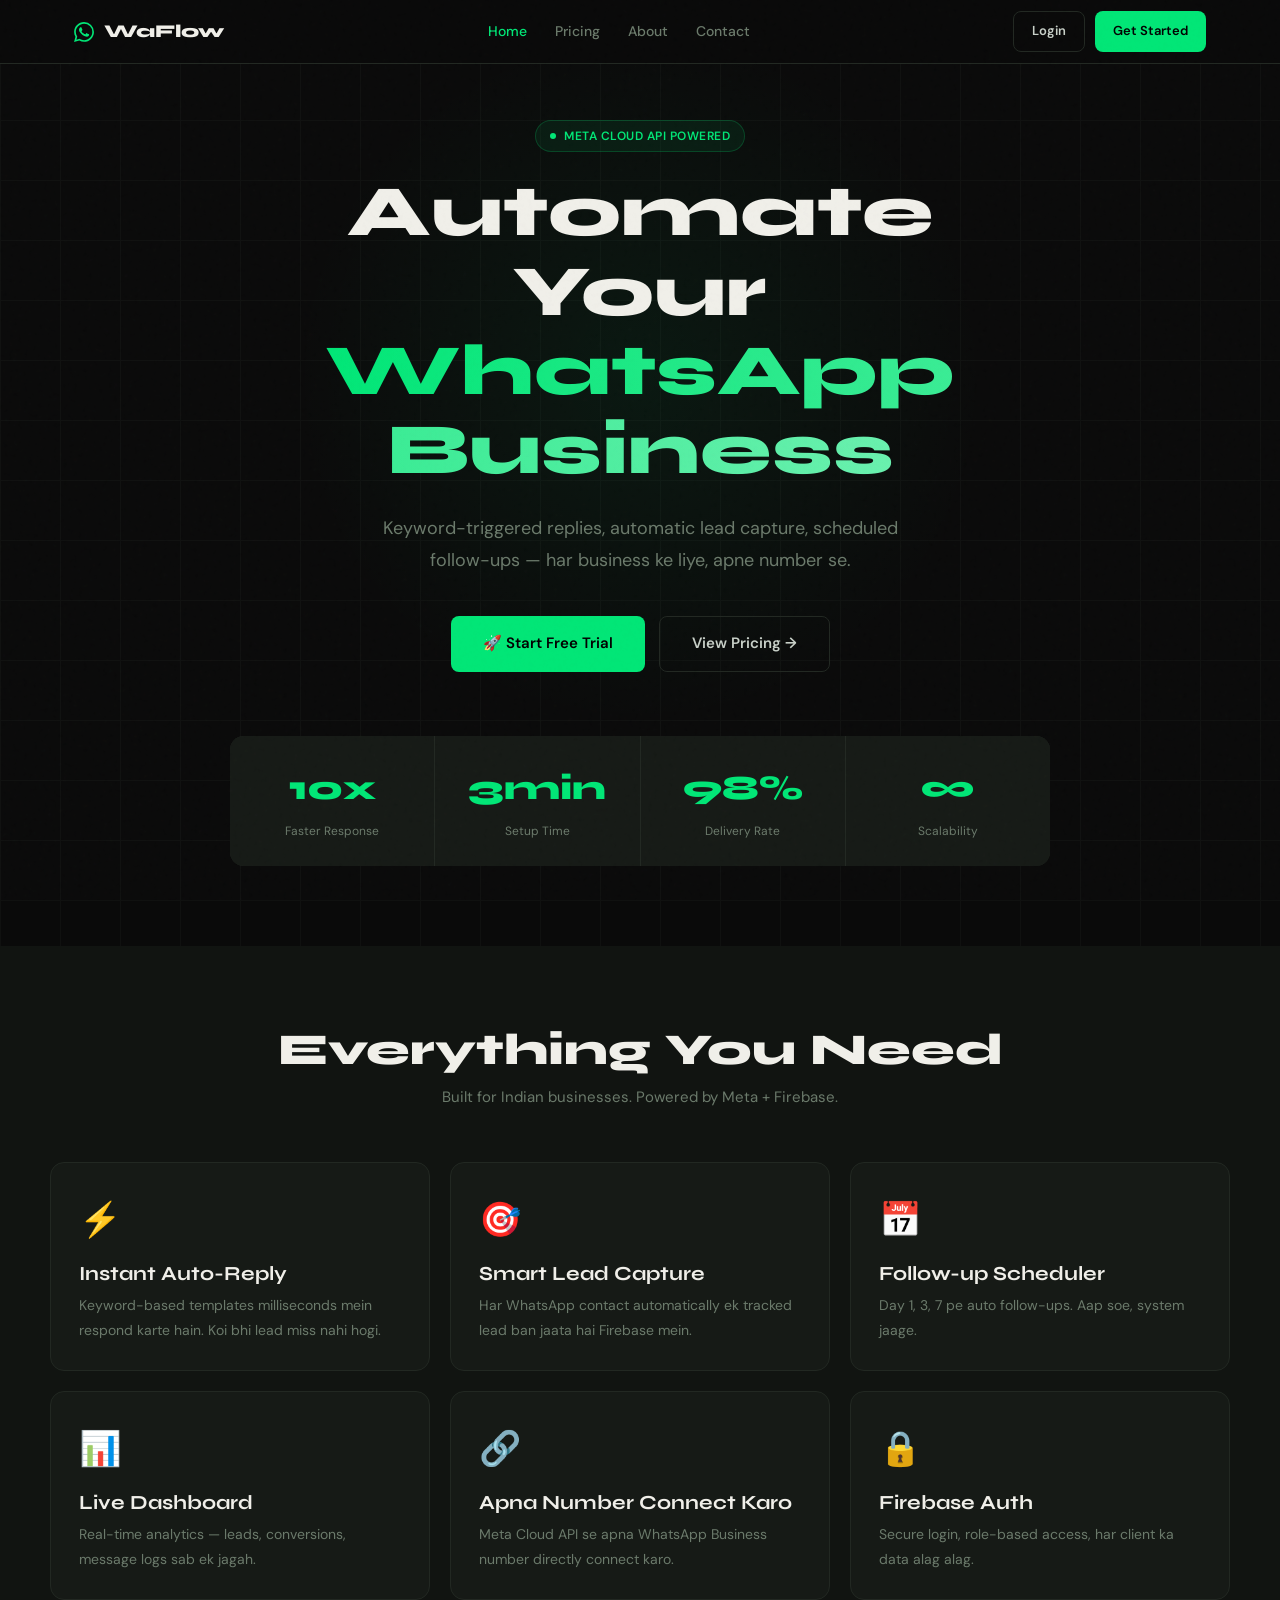
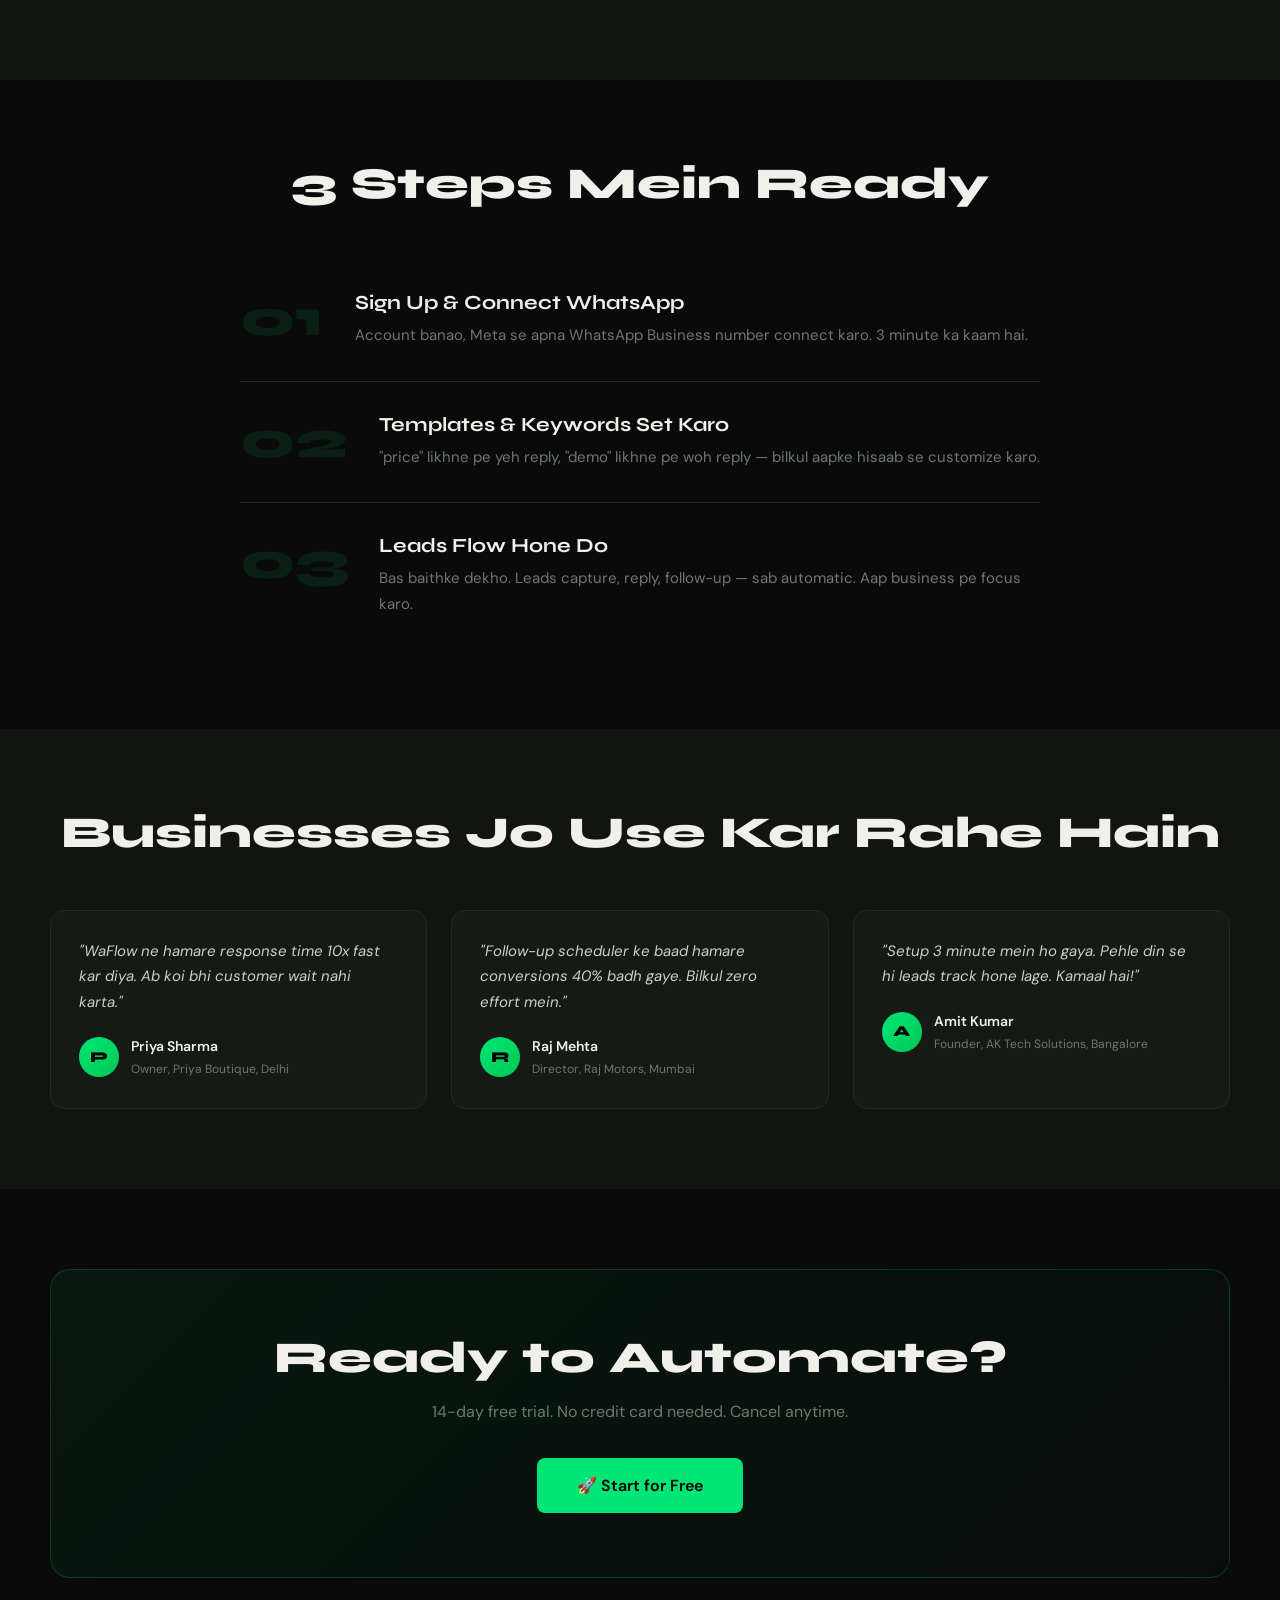
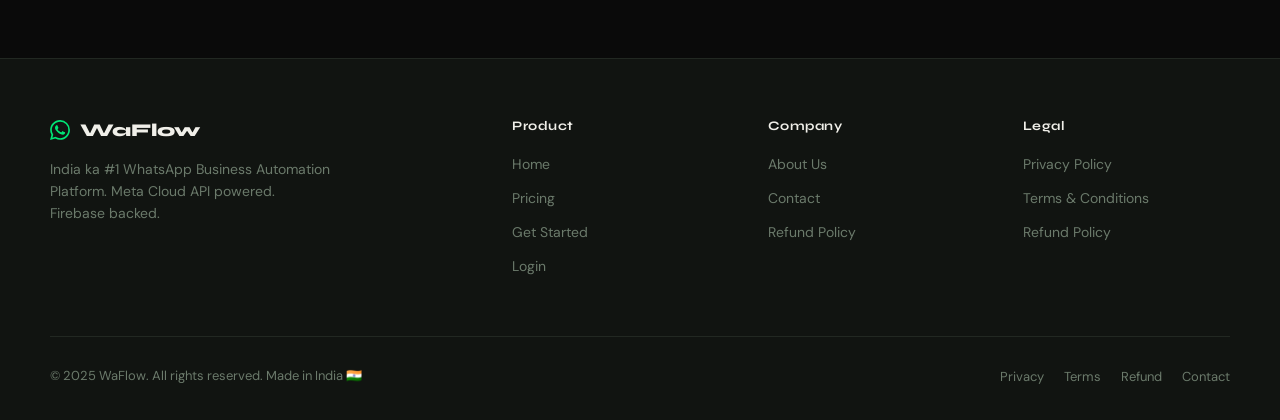
<file: index.html>
<!DOCTYPE html>
<html lang="en">
<head>
  <meta charset="UTF-8" />
  <meta name="viewport" content="width=device-width, initial-scale=1.0"/>
  <title>WaFlow — WhatsApp Business Automation Platform</title>
  <meta name="description" content="India ka #1 WhatsApp Business Automation. Keyword-based auto-replies, lead capture, follow-up scheduler. Powered by Meta Cloud API."/>
  <link rel="stylesheet" href="style.css"/>
  <style>
    /* Hero */
    .hero {
      min-height: 100vh; display:flex; align-items:center; justify-content:center;
      position:relative; overflow:hidden; padding:120px 24px 80px; text-align:center;
    }
    .hero-content { max-width:820px; position:relative; z-index:1; }
    .hero h1 { margin-bottom:24px; }
    .hero h1 span {
      background: linear-gradient(90deg,#00e676,#69f0ae);
      -webkit-background-clip:text; -webkit-text-fill-color:transparent;
    }
    .hero p { font-size:18px; color:var(--muted); max-width:560px; margin:0 auto 40px; }
    .hero-btns { display:flex; gap:14px; justify-content:center; flex-wrap:wrap; margin-bottom:64px; }
    .hero-stats {
      display:grid; grid-template-columns:repeat(4,1fr); gap:1px;
      background:var(--border); border-radius:14px; overflow:hidden;
    }
    .hero-stat { background:var(--card); padding:24px 16px; text-align:center; }
    .hero-stat .val { font-family:var(--font-d); font-size:34px; font-weight:800; color:var(--green); }
    .hero-stat .lbl { font-size:12px; color:var(--muted); margin-top:4px; }

    /* Features */
    .features-grid { display:grid; grid-template-columns:repeat(auto-fill,minmax(300px,1fr)); gap:20px; }
    .feat-card { cursor:default; }
    .feat-icon { font-size:34px; margin-bottom:14px; }
    .feat-card h3 { margin-bottom:8px; }
    .feat-card p  { color:var(--muted); font-size:14px; }

    /* How */
    .how-step { display:flex; gap:32px; padding:32px 0; border-bottom:1px solid var(--border); }
    .how-step:last-child { border-bottom:none; }
    .how-num { font-family:var(--font-d); font-size:52px; font-weight:800; color:#00e67618; line-height:1; min-width:72px; }
    .how-text h3 { margin-bottom:8px; }
    .how-text p  { color:var(--muted); font-size:15px; }

    /* Testimonials */
    .testi-card blockquote { font-size:15px; color:var(--text); line-height:1.7; margin-bottom:20px; font-style:italic; }
    .testi-author { display:flex; align-items:center; gap:12px; }
    .testi-avatar {
      width:40px; height:40px; border-radius:50%;
      background:linear-gradient(135deg,#00e676,#00c853);
      display:flex; align-items:center; justify-content:center;
      font-family:var(--font-d); font-weight:800; color:#000; font-size:15px;
    }
    .testi-name { font-weight:600; color:var(--white); font-size:14px; }
    .testi-role { font-size:12px; color:var(--muted); }

    /* CTA */
    .cta-box {
      background:linear-gradient(135deg,#00e67610,#00e67604);
      border:1px solid #00e67630; border-radius:20px;
      padding:64px 40px; text-align:center;
    }
    .cta-box h2 { margin-bottom:16px; }
    .cta-box p  { color:var(--muted); margin-bottom:32px; font-size:16px; }
  </style>
</head>
<body>
<script src="shared.js"></script>
<script>injectNav('Home');</script>

<!-- ── HERO ── -->
<section class="hero">
  <div class="hero-bg"></div>
  <div class="hero-glow"></div>
  <div class="hero-content fade-up">
    <div class="section-label"><span class="dot"></span> Meta Cloud API Powered</div>
    <h1>Automate Your<br><span>WhatsApp Business</span></h1>
    <p>Keyword-triggered replies, automatic lead capture, scheduled follow-ups — har business ke liye, apne number se.</p>
    <div class="hero-btns">
      <a href="signup.html" class="btn btn-primary" style="padding:14px 32px;font-size:15px;animation:glow 3s ease infinite">
        🚀 Start Free Trial
      </a>
      <a href="pricing.html" class="btn btn-ghost" style="padding:14px 32px;font-size:15px">
        View Pricing →
      </a>
    </div>
    <div class="hero-stats">
      <div class="hero-stat"><div class="val">10x</div><div class="lbl">Faster Response</div></div>
      <div class="hero-stat"><div class="val">3min</div><div class="lbl">Setup Time</div></div>
      <div class="hero-stat"><div class="val">98%</div><div class="lbl">Delivery Rate</div></div>
      <div class="hero-stat"><div class="val">∞</div><div class="lbl">Scalability</div></div>
    </div>
  </div>
</section>

<!-- ── FEATURES ── -->
<section class="section" style="background:var(--dark)">
  <div class="section-inner">
    <div style="text-align:center;margin-bottom:52px">
      <h2>Everything You Need</h2>
      <p style="color:var(--muted);margin-top:10px">Built for Indian businesses. Powered by Meta + Firebase.</p>
    </div>
    <div class="features-grid">
      <div class="card feat-card">
        <div class="feat-icon">⚡</div>
        <h3>Instant Auto-Reply</h3>
        <p>Keyword-based templates milliseconds mein respond karte hain. Koi bhi lead miss nahi hogi.</p>
      </div>
      <div class="card feat-card">
        <div class="feat-icon">🎯</div>
        <h3>Smart Lead Capture</h3>
        <p>Har WhatsApp contact automatically ek tracked lead ban jaata hai Firebase mein.</p>
      </div>
      <div class="card feat-card">
        <div class="feat-icon">📅</div>
        <h3>Follow-up Scheduler</h3>
        <p>Day 1, 3, 7 pe auto follow-ups. Aap soe, system jaage.</p>
      </div>
      <div class="card feat-card">
        <div class="feat-icon">📊</div>
        <h3>Live Dashboard</h3>
        <p>Real-time analytics — leads, conversions, message logs sab ek jagah.</p>
      </div>
      <div class="card feat-card">
        <div class="feat-icon">🔗</div>
        <h3>Apna Number Connect Karo</h3>
        <p>Meta Cloud API se apna WhatsApp Business number directly connect karo.</p>
      </div>
      <div class="card feat-card">
        <div class="feat-icon">🔒</div>
        <h3>Firebase Auth</h3>
        <p>Secure login, role-based access, har client ka data alag alag.</p>
      </div>
    </div>
  </div>
</section>

<!-- ── HOW IT WORKS ── -->
<section class="section">
  <div class="section-inner">
    <div style="max-width:800px;margin:0 auto">
      <div style="text-align:center;margin-bottom:52px">
        <h2>3 Steps Mein Ready</h2>
      </div>
      <div class="how-step">
        <div class="how-num">01</div>
        <div class="how-text">
          <h3>Sign Up & Connect WhatsApp</h3>
          <p>Account banao, Meta se apna WhatsApp Business number connect karo. 3 minute ka kaam hai.</p>
        </div>
      </div>
      <div class="how-step">
        <div class="how-num">02</div>
        <div class="how-text">
          <h3>Templates & Keywords Set Karo</h3>
          <p>"price" likhne pe yeh reply, "demo" likhne pe woh reply — bilkul aapke hisaab se customize karo.</p>
        </div>
      </div>
      <div class="how-step">
        <div class="how-num">03</div>
        <div class="how-text">
          <h3>Leads Flow Hone Do</h3>
          <p>Bas baithke dekho. Leads capture, reply, follow-up — sab automatic. Aap business pe focus karo.</p>
        </div>
      </div>
    </div>
  </div>
</section>

<!-- ── TESTIMONIALS ── -->
<section class="section" style="background:var(--dark)">
  <div class="section-inner">
    <div style="text-align:center;margin-bottom:52px">
      <h2>Businesses Jo Use Kar Rahe Hain</h2>
    </div>
    <div class="grid-3">
      <div class="card testi-card">
        <blockquote>"WaFlow ne hamare response time 10x fast kar diya. Ab koi bhi customer wait nahi karta."</blockquote>
        <div class="testi-author">
          <div class="testi-avatar">P</div>
          <div><div class="testi-name">Priya Sharma</div><div class="testi-role">Owner, Priya Boutique, Delhi</div></div>
        </div>
      </div>
      <div class="card testi-card">
        <blockquote>"Follow-up scheduler ke baad hamare conversions 40% badh gaye. Bilkul zero effort mein."</blockquote>
        <div class="testi-author">
          <div class="testi-avatar">R</div>
          <div><div class="testi-name">Raj Mehta</div><div class="testi-role">Director, Raj Motors, Mumbai</div></div>
        </div>
      </div>
      <div class="card testi-card">
        <blockquote>"Setup 3 minute mein ho gaya. Pehle din se hi leads track hone lage. Kamaal hai!"</blockquote>
        <div class="testi-author">
          <div class="testi-avatar">A</div>
          <div><div class="testi-name">Amit Kumar</div><div class="testi-role">Founder, AK Tech Solutions, Bangalore</div></div>
        </div>
      </div>
    </div>
  </div>
</section>

<!-- ── CTA ── -->
<section class="section">
  <div class="section-inner">
    <div class="cta-box">
      <h2>Ready to Automate?</h2>
      <p>14-day free trial. No credit card needed. Cancel anytime.</p>
      <a href="signup.html" class="btn btn-primary" style="padding:14px 40px;font-size:16px">
        🚀 Start for Free
      </a>
    </div>
  </div>
</section>

<script>injectFooter();</script>
</body>
</html>
</file>
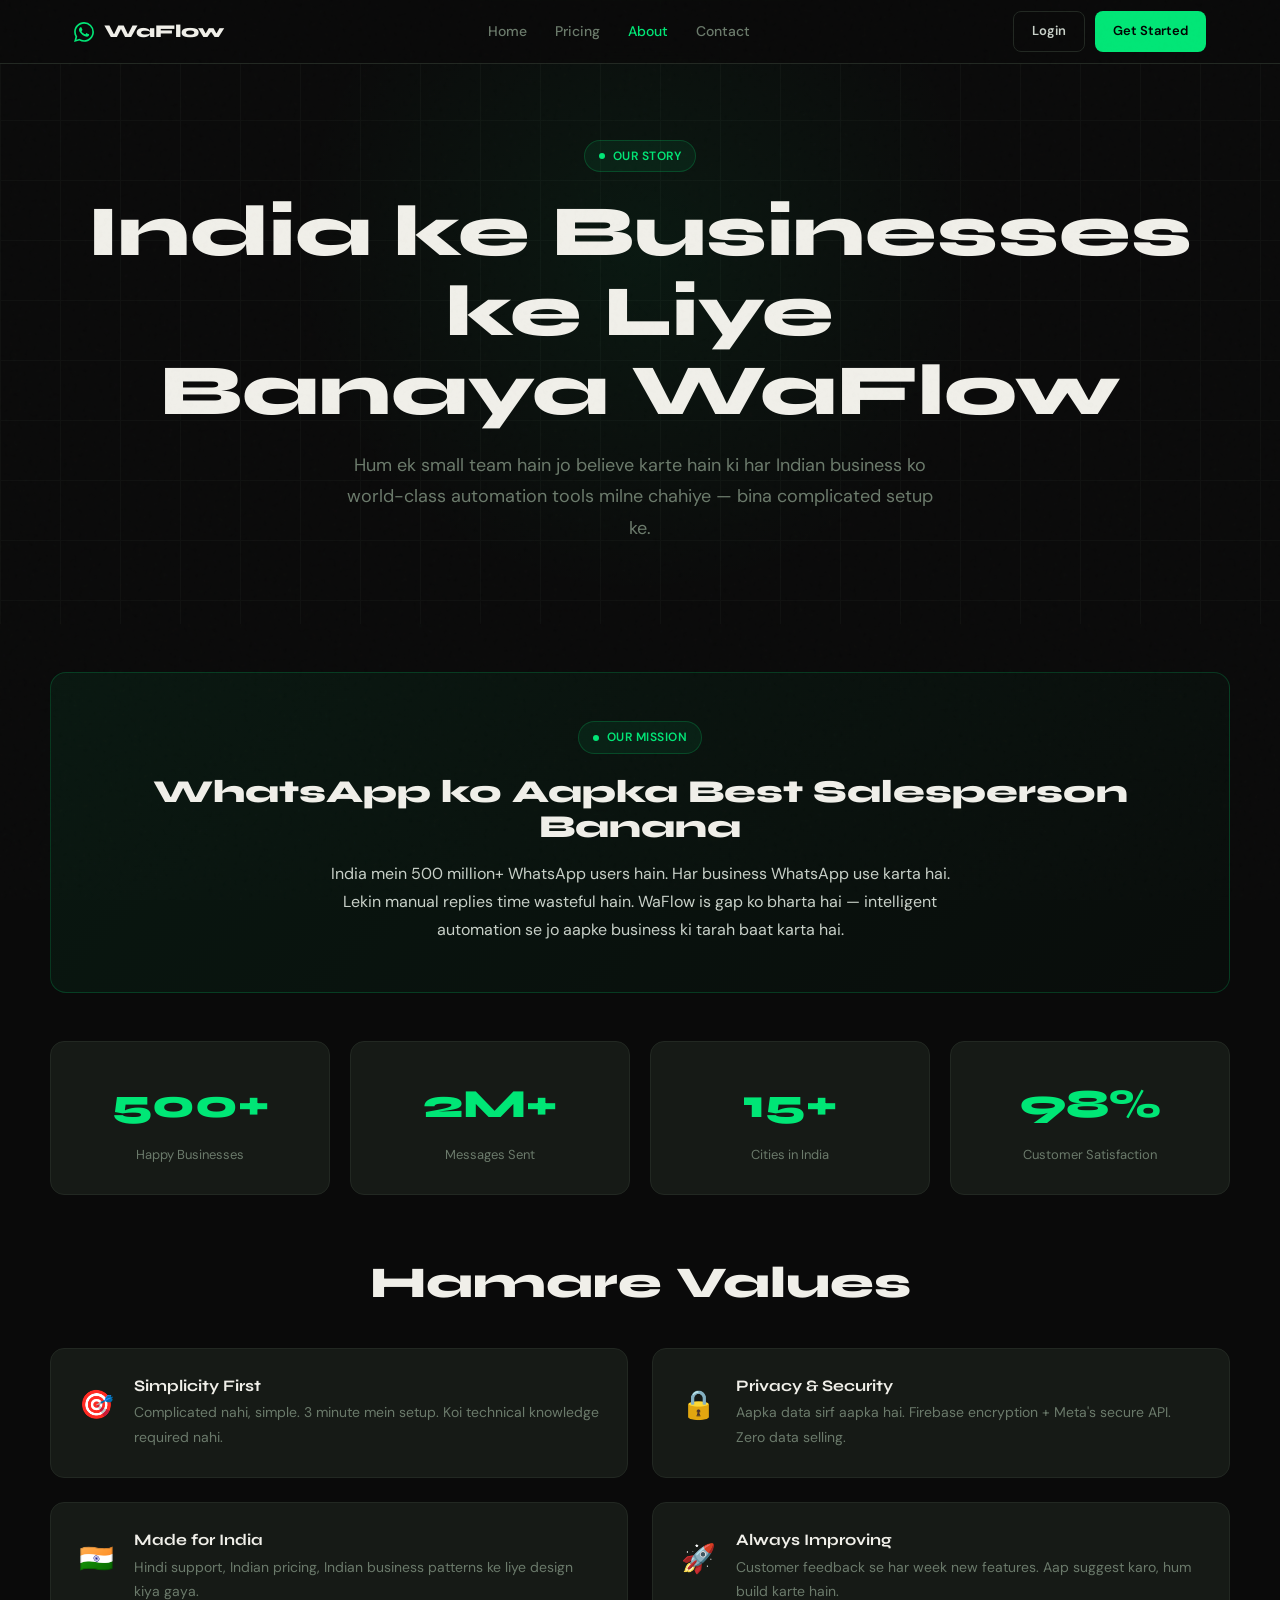
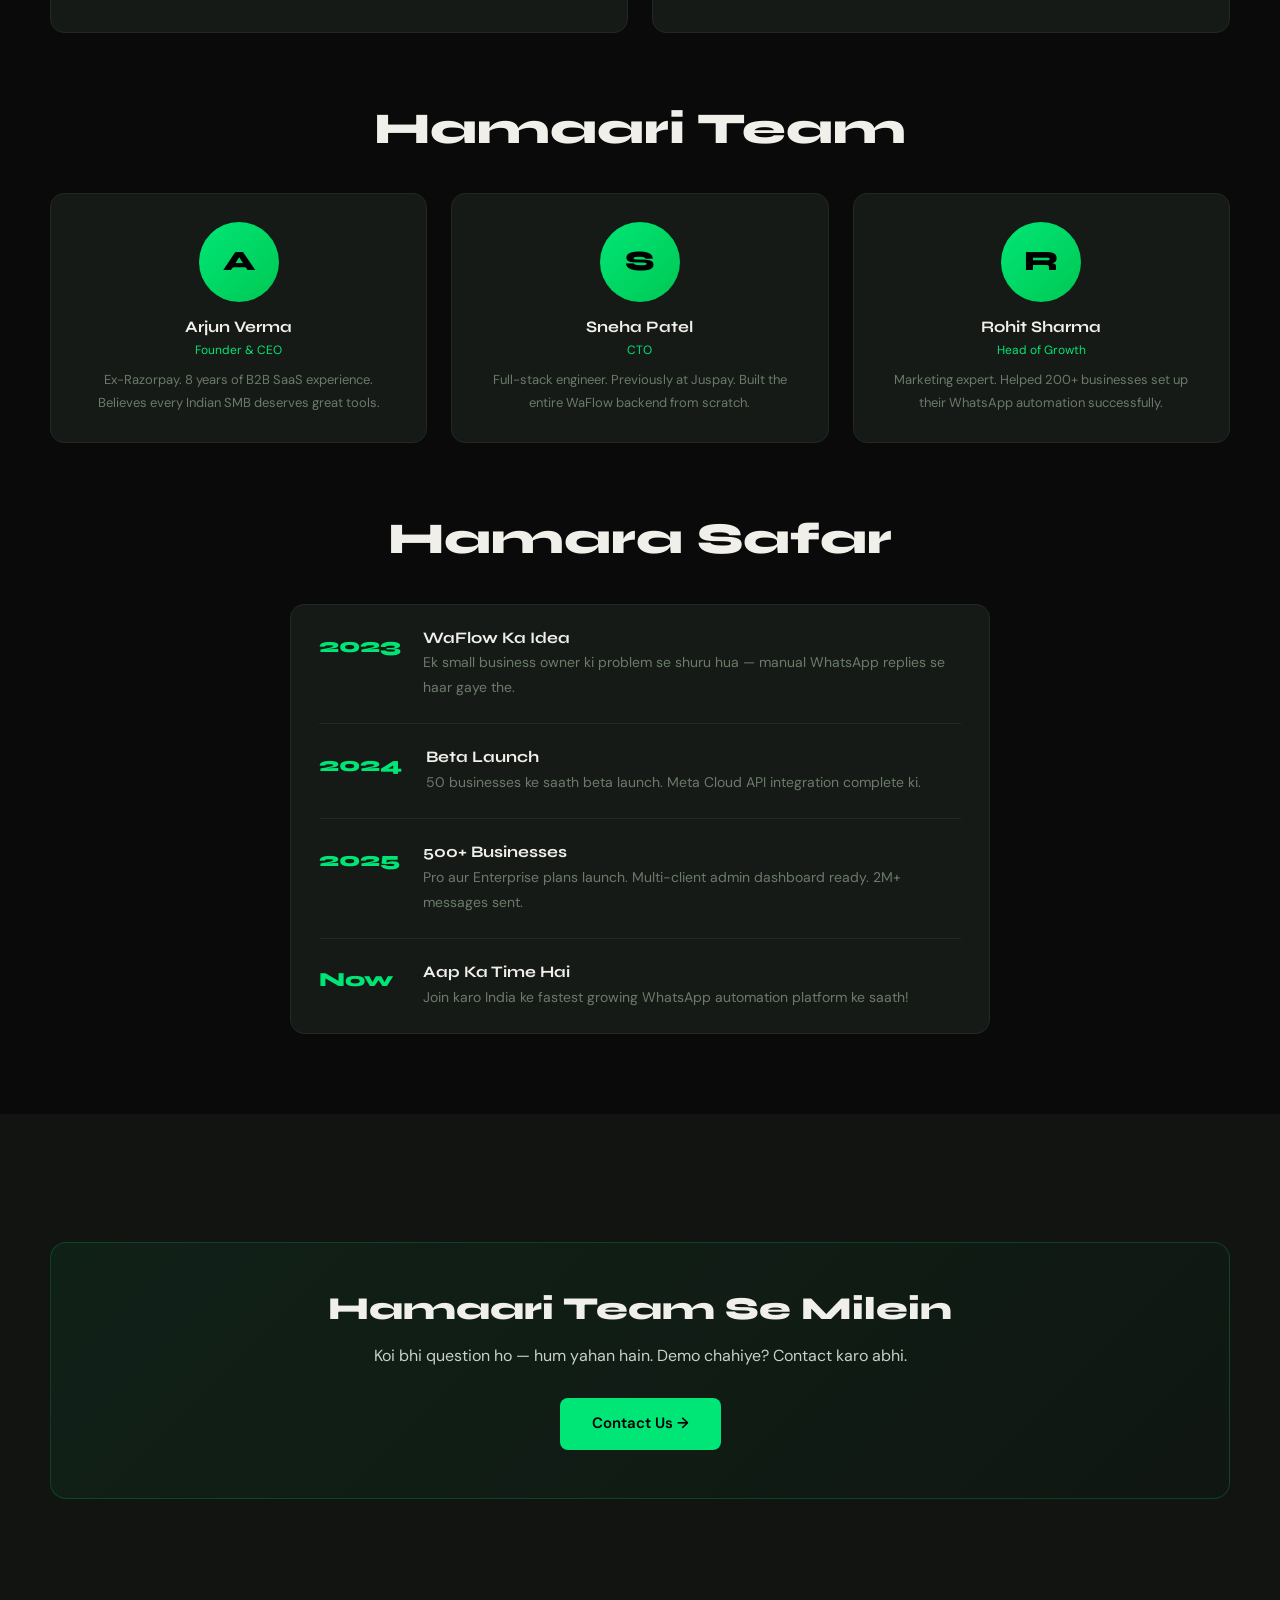
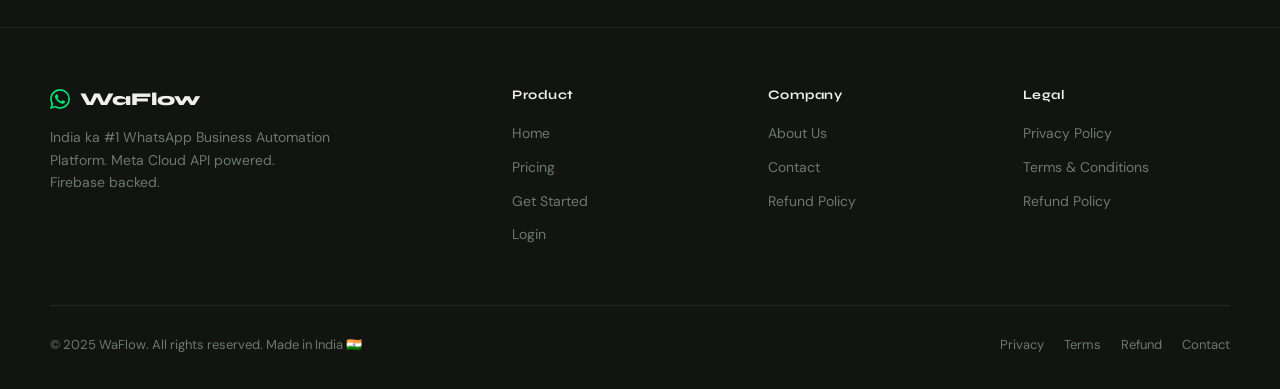
<file: about.html>
<!DOCTYPE html>
<html lang="en">
<head>
  <meta charset="UTF-8"/>
  <meta name="viewport" content="width=device-width, initial-scale=1.0"/>
  <title>About Us — WaFlow</title>
  <meta name="description" content="WaFlow ke baare mein jaano — kaun hain hum, kya hai hamara mission, aur kyun banaya yeh platform."/>
  <link rel="stylesheet" href="style.css"/>
  <style>
    .about-hero {
      padding:140px 24px 80px; text-align:center; position:relative; overflow:hidden;
    }
    .about-hero h1 { margin-bottom:20px; }
    .about-hero p  { font-size:18px; color:var(--muted); max-width:600px; margin:0 auto; }

    .mission-box {
      background:linear-gradient(135deg,#00e67610,#00e67604);
      border:1px solid #00e67630; border-radius:16px;
      padding:48px; margin:48px 0; text-align:center;
    }
    .mission-box h2 { margin-bottom:16px; font-size:clamp(22px,3vw,32px); }
    .mission-box p  { font-size:16px; color:var(--text); max-width:620px; margin:0 auto; }

    .team-card { text-align:center; }
    .team-avatar {
      width:80px; height:80px; border-radius:50%; margin:0 auto 16px;
      background:linear-gradient(135deg,#00e676,#00c853);
      display:flex; align-items:center; justify-content:center;
      font-family:var(--font-d); font-weight:800; color:#000; font-size:28px;
    }
    .team-card h4 { margin-bottom:4px; }
    .team-card p  { color:var(--muted); font-size:13px; }

    .value-card { display:flex; gap:20px; align-items:flex-start; }
    .value-icon { font-size:28px; flex-shrink:0; margin-top:4px; }
    .value-card h4 { margin-bottom:6px; }
    .value-card p  { color:var(--muted); font-size:14px; }

    .timeline-item { display:flex; gap:24px; padding:24px 0; border-bottom:1px solid var(--border); }
    .timeline-item:last-child { border-bottom:none; }
    .timeline-year {
      min-width:80px; font-family:var(--font-d); font-weight:800;
      font-size:20px; color:var(--green);
    }
    .timeline-item p { color:var(--muted); font-size:14px; margin-top:4px; }
  </style>
</head>
<body>
<script src="shared.js"></script>
<script>injectNav('About');</script>

<!-- Hero -->
<section class="about-hero">
  <div class="hero-bg"></div>
  <div class="hero-glow"></div>
  <div style="position:relative;z-index:1" class="fade-up">
    <div class="section-label"><span class="dot"></span> Our Story</div>
    <h1>India ke Businesses ke Liye<br>Banaya WaFlow</h1>
    <p>Hum ek small team hain jo believe karte hain ki har Indian business ko world-class automation tools milne chahiye — bina complicated setup ke.</p>
  </div>
</section>

<!-- Mission -->
<section class="section" style="padding-top:0">
  <div class="section-inner">
    <div class="mission-box">
      <div class="section-label" style="justify-content:center"><span class="dot"></span> Our Mission</div>
      <h2>WhatsApp ko Aapka Best Salesperson Banana</h2>
      <p>India mein 500 million+ WhatsApp users hain. Har business WhatsApp use karta hai. Lekin manual replies time wasteful hain. WaFlow is gap ko bharta hai — intelligent automation se jo aapke business ki tarah baat karta hai.</p>
    </div>

    <!-- Stats -->
    <div class="grid-4" style="margin-bottom:64px">
      <div class="card" style="text-align:center">
        <div style="font-family:var(--font-d);font-size:40px;font-weight:800;color:var(--green)">500+</div>
        <div style="color:var(--muted);font-size:13px;margin-top:6px">Happy Businesses</div>
      </div>
      <div class="card" style="text-align:center">
        <div style="font-family:var(--font-d);font-size:40px;font-weight:800;color:var(--green)">2M+</div>
        <div style="color:var(--muted);font-size:13px;margin-top:6px">Messages Sent</div>
      </div>
      <div class="card" style="text-align:center">
        <div style="font-family:var(--font-d);font-size:40px;font-weight:800;color:var(--green)">15+</div>
        <div style="color:var(--muted);font-size:13px;margin-top:6px">Cities in India</div>
      </div>
      <div class="card" style="text-align:center">
        <div style="font-family:var(--font-d);font-size:40px;font-weight:800;color:var(--green)">98%</div>
        <div style="color:var(--muted);font-size:13px;margin-top:6px">Customer Satisfaction</div>
      </div>
    </div>

    <!-- Values -->
    <div style="margin-bottom:72px">
      <h2 style="text-align:center;margin-bottom:40px">Hamare Values</h2>
      <div class="grid-2">
        <div class="card value-card">
          <div class="value-icon">🎯</div>
          <div>
            <h4>Simplicity First</h4>
            <p>Complicated nahi, simple. 3 minute mein setup. Koi technical knowledge required nahi.</p>
          </div>
        </div>
        <div class="card value-card">
          <div class="value-icon">🔒</div>
          <div>
            <h4>Privacy & Security</h4>
            <p>Aapka data sirf aapka hai. Firebase encryption + Meta's secure API. Zero data selling.</p>
          </div>
        </div>
        <div class="card value-card">
          <div class="value-icon">🇮🇳</div>
          <div>
            <h4>Made for India</h4>
            <p>Hindi support, Indian pricing, Indian business patterns ke liye design kiya gaya.</p>
          </div>
        </div>
        <div class="card value-card">
          <div class="value-icon">🚀</div>
          <div>
            <h4>Always Improving</h4>
            <p>Customer feedback se har week new features. Aap suggest karo, hum build karte hain.</p>
          </div>
        </div>
      </div>
    </div>

    <!-- Team -->
    <div style="margin-bottom:72px">
      <h2 style="text-align:center;margin-bottom:40px">Hamaari Team</h2>
      <div class="grid-3">
        <div class="card team-card">
          <div class="team-avatar">A</div>
          <h4>Arjun Verma</h4>
          <p style="color:var(--green);font-size:12px;margin-bottom:8px">Founder & CEO</p>
          <p>Ex-Razorpay. 8 years of B2B SaaS experience. Believes every Indian SMB deserves great tools.</p>
        </div>
        <div class="card team-card">
          <div class="team-avatar">S</div>
          <h4>Sneha Patel</h4>
          <p style="color:var(--green);font-size:12px;margin-bottom:8px">CTO</p>
          <p>Full-stack engineer. Previously at Juspay. Built the entire WaFlow backend from scratch.</p>
        </div>
        <div class="card team-card">
          <div class="team-avatar">R</div>
          <h4>Rohit Sharma</h4>
          <p style="color:var(--green);font-size:12px;margin-bottom:8px">Head of Growth</p>
          <p>Marketing expert. Helped 200+ businesses set up their WhatsApp automation successfully.</p>
        </div>
      </div>
    </div>

    <!-- Timeline -->
    <div style="max-width:700px;margin:0 auto">
      <h2 style="text-align:center;margin-bottom:40px">Hamara Safar</h2>
      <div class="card" style="padding:0">
        <div style="padding:0 28px">
          <div class="timeline-item">
            <div class="timeline-year">2023</div>
            <div>
              <h4>WaFlow Ka Idea</h4>
              <p>Ek small business owner ki problem se shuru hua — manual WhatsApp replies se haar gaye the.</p>
            </div>
          </div>
          <div class="timeline-item">
            <div class="timeline-year">2024</div>
            <div>
              <h4>Beta Launch</h4>
              <p>50 businesses ke saath beta launch. Meta Cloud API integration complete ki.</p>
            </div>
          </div>
          <div class="timeline-item">
            <div class="timeline-year">2025</div>
            <div>
              <h4>500+ Businesses</h4>
              <p>Pro aur Enterprise plans launch. Multi-client admin dashboard ready. 2M+ messages sent.</p>
            </div>
          </div>
          <div class="timeline-item">
            <div class="timeline-year">Now</div>
            <div>
              <h4>Aap Ka Time Hai</h4>
              <p>Join karo India ke fastest growing WhatsApp automation platform ke saath!</p>
            </div>
          </div>
        </div>
      </div>
    </div>
  </div>
</section>

<!-- CTA -->
<section class="section" style="background:var(--dark)">
  <div class="section-inner">
    <div class="mission-box">
      <h2>Hamaari Team Se Milein</h2>
      <p style="margin-bottom:28px">Koi bhi question ho — hum yahan hain. Demo chahiye? Contact karo abhi.</p>
      <a href="contact.html" class="btn btn-primary" style="padding:13px 32px;font-size:15px">Contact Us →</a>
    </div>
  </div>
</section>

<script>injectFooter();</script>
</body>
</html>
</file>
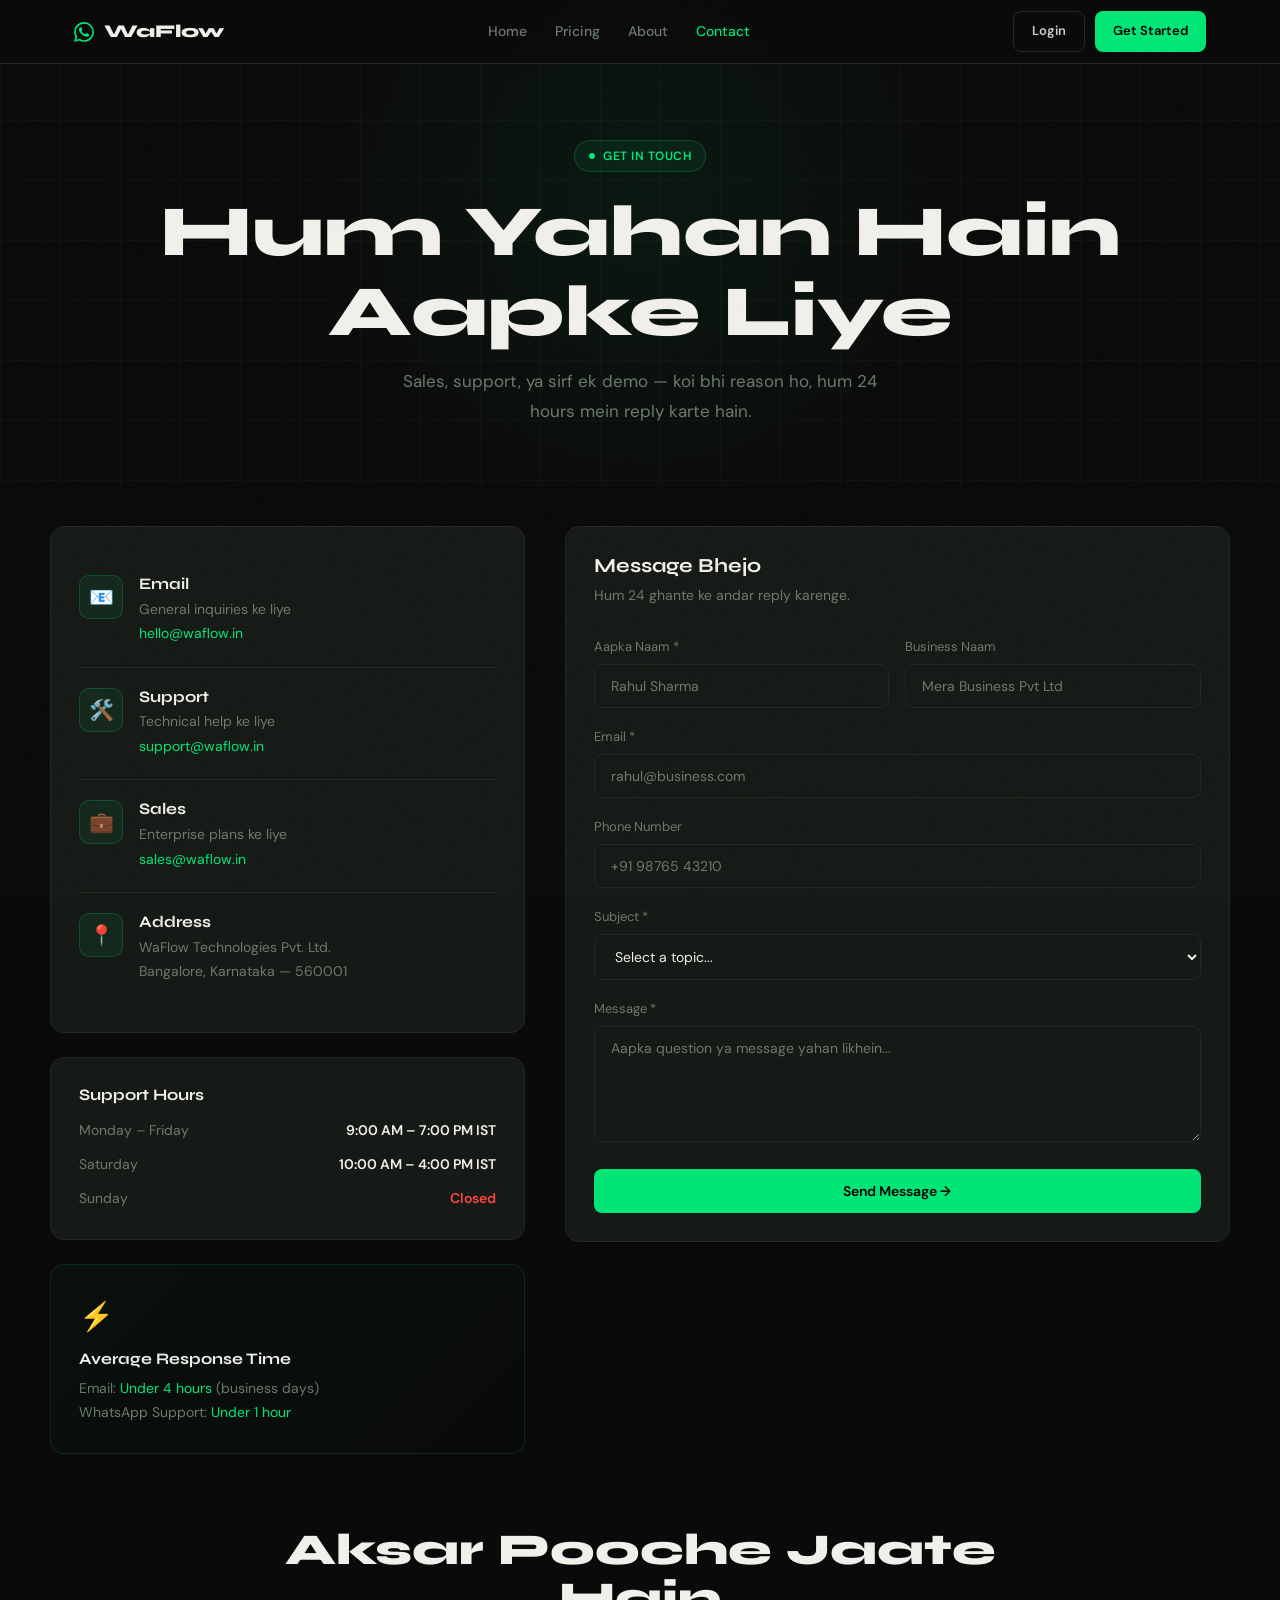
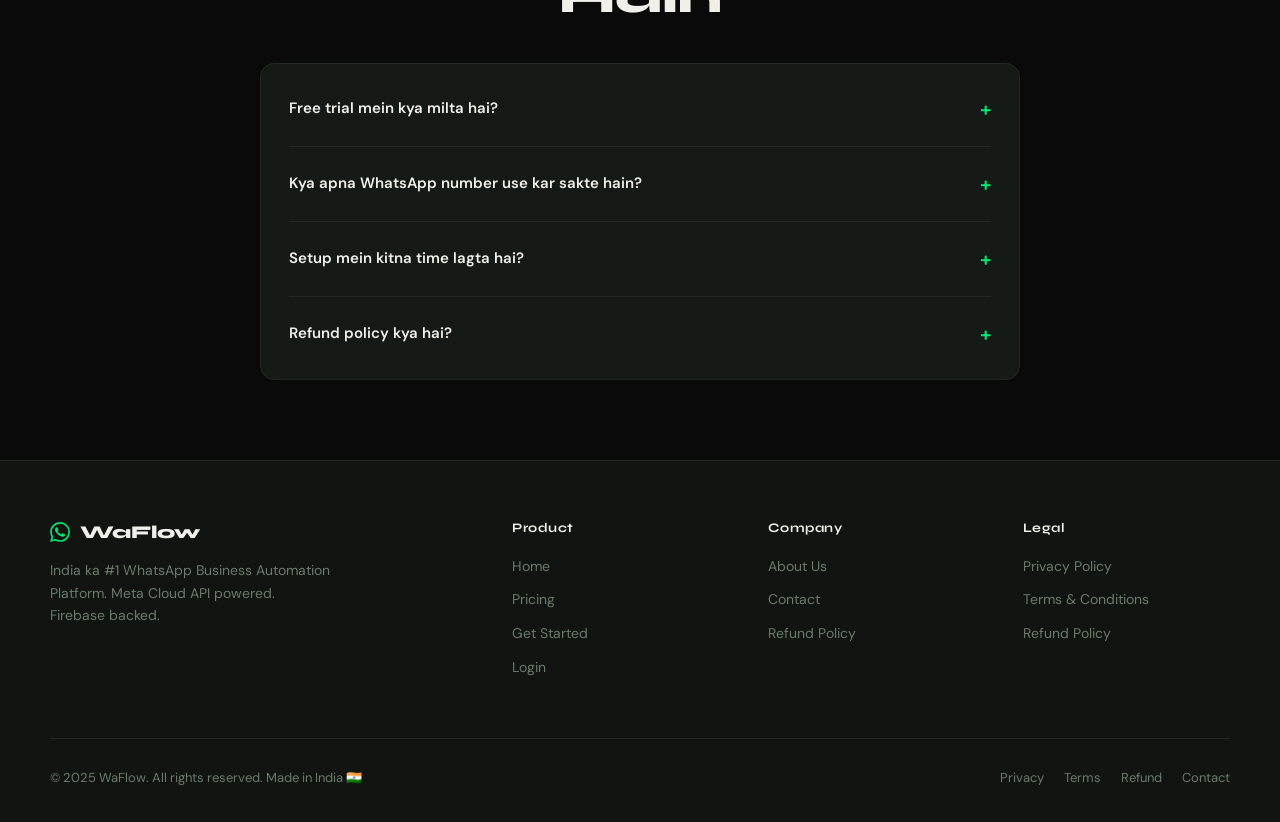
<file: contact.html>
<!DOCTYPE html>
<html lang="en">
<head>
  <meta charset="UTF-8"/>
  <meta name="viewport" content="width=device-width, initial-scale=1.0"/>
  <title>Contact Us — WaFlow</title>
  <meta name="description" content="WaFlow se contact karo. Support, sales, ya koi bhi sawaal — hum help karne ke liye ready hain."/>
  <link rel="stylesheet" href="style.css"/>
  <style>
    .contact-hero { padding:140px 24px 60px; text-align:center; position:relative; overflow:hidden; }
    .contact-grid { display:grid; grid-template-columns:1fr 1.4fr; gap:40px; align-items:start; }

    .contact-info-item { display:flex; gap:16px; align-items:flex-start; padding:20px 0; border-bottom:1px solid var(--border); }
    .contact-info-item:last-child { border-bottom:none; }
    .contact-icon {
      width:44px; height:44px; border-radius:10px; background:#00e67611;
      border:1px solid #00e67633; display:flex; align-items:center;
      justify-content:center; font-size:20px; flex-shrink:0;
    }
    .contact-info-item h4 { margin-bottom:4px; }
    .contact-info-item p  { color:var(--muted); font-size:14px; }
    .contact-info-item a  { color:var(--green); font-size:14px; text-decoration:none; }

    .success-msg {
      background:#00e67611; border:1px solid #00e67633; border-radius:10px;
      padding:16px 20px; color:var(--green); font-size:14px;
      display:none; margin-top:16px;
    }

    .faq-item { border-bottom:1px solid var(--border); padding:20px 0; }
    .faq-item:last-child { border-bottom:none; }
    .faq-q {
      font-weight:600; color:var(--white); cursor:pointer;
      display:flex; justify-content:space-between; align-items:center;
      font-size:15px;
    }
    .faq-q span { color:var(--green); font-size:20px; transition:transform .3s; }
    .faq-a { color:var(--muted); font-size:14px; line-height:1.7; max-height:0; overflow:hidden; transition:max-height .3s, margin .3s; }
    .faq-item.open .faq-q span { transform:rotate(45deg); }
    .faq-item.open .faq-a { max-height:200px; margin-top:12px; }
  </style>
</head>
<body>
<script src="shared.js"></script>
<script>injectNav('Contact');</script>

<section class="contact-hero">
  <div class="hero-bg"></div>
  <div class="hero-glow"></div>
  <div style="position:relative;z-index:1" class="fade-up">
    <div class="section-label"><span class="dot"></span> Get In Touch</div>
    <h1>Hum Yahan Hain<br>Aapke Liye</h1>
    <p style="color:var(--muted);font-size:17px;max-width:500px;margin:16px auto 0">Sales, support, ya sirf ek demo — koi bhi reason ho, hum 24 hours mein reply karte hain.</p>
  </div>
</section>

<section class="section" style="padding-top:40px">
  <div class="section-inner">
    <div class="contact-grid">

      <!-- Left: Info -->
      <div>
        <div class="card" style="margin-bottom:24px">
          <div class="contact-info-item">
            <div class="contact-icon">📧</div>
            <div>
              <h4>Email</h4>
              <p>General inquiries ke liye</p>
              <a href="mailto:hello@waflow.in">hello@waflow.in</a>
            </div>
          </div>
          <div class="contact-info-item">
            <div class="contact-icon">🛠️</div>
            <div>
              <h4>Support</h4>
              <p>Technical help ke liye</p>
              <a href="mailto:support@waflow.in">support@waflow.in</a>
            </div>
          </div>
          <div class="contact-info-item">
            <div class="contact-icon">💼</div>
            <div>
              <h4>Sales</h4>
              <p>Enterprise plans ke liye</p>
              <a href="mailto:sales@waflow.in">sales@waflow.in</a>
            </div>
          </div>
          <div class="contact-info-item">
            <div class="contact-icon">📍</div>
            <div>
              <h4>Address</h4>
              <p>WaFlow Technologies Pvt. Ltd.<br>Bangalore, Karnataka — 560001</p>
            </div>
          </div>
        </div>

        <!-- Working Hours -->
        <div class="card" style="margin-bottom:24px">
          <h4 style="margin-bottom:16px">Support Hours</h4>
          <div style="display:flex;justify-content:space-between;margin-bottom:10px">
            <span style="color:var(--muted);font-size:14px">Monday – Friday</span>
            <span style="color:var(--white);font-size:14px;font-weight:600">9:00 AM – 7:00 PM IST</span>
          </div>
          <div style="display:flex;justify-content:space-between;margin-bottom:10px">
            <span style="color:var(--muted);font-size:14px">Saturday</span>
            <span style="color:var(--white);font-size:14px;font-weight:600">10:00 AM – 4:00 PM IST</span>
          </div>
          <div style="display:flex;justify-content:space-between">
            <span style="color:var(--muted);font-size:14px">Sunday</span>
            <span style="color:#ff4444;font-size:14px;font-weight:600">Closed</span>
          </div>
        </div>

        <!-- Response Time -->
        <div class="card" style="background:linear-gradient(135deg,#00e67608,#00e67602);border-color:#00e67622">
          <div style="font-size:28px;margin-bottom:10px">⚡</div>
          <h4 style="margin-bottom:8px">Average Response Time</h4>
          <p style="color:var(--muted);font-size:14px">Email: <span style="color:var(--green)">Under 4 hours</span> (business days)<br>WhatsApp Support: <span style="color:var(--green)">Under 1 hour</span></p>
        </div>
      </div>

      <!-- Right: Form -->
      <div class="card">
        <h3 style="margin-bottom:6px">Message Bhejo</h3>
        <p style="color:var(--muted);font-size:14px;margin-bottom:28px">Hum 24 ghante ke andar reply karenge.</p>
        <form id="contactForm" onsubmit="handleSubmit(event)">
          <div class="grid-2" style="gap:16px">
            <div class="form-group">
              <label>Aapka Naam *</label>
              <input type="text" placeholder="Rahul Sharma" required/>
            </div>
            <div class="form-group">
              <label>Business Naam</label>
              <input type="text" placeholder="Mera Business Pvt Ltd"/>
            </div>
          </div>
          <div class="form-group">
            <label>Email *</label>
            <input type="email" placeholder="rahul@business.com" required/>
          </div>
          <div class="form-group">
            <label>Phone Number</label>
            <input type="tel" placeholder="+91 98765 43210"/>
          </div>
          <div class="form-group">
            <label>Subject *</label>
            <select required>
              <option value="">Select a topic...</option>
              <option>General Inquiry</option>
              <option>Technical Support</option>
              <option>Billing / Payment</option>
              <option>Enterprise Sales</option>
              <option>Demo Request</option>
              <option>Partnership</option>
              <option>Other</option>
            </select>
          </div>
          <div class="form-group">
            <label>Message *</label>
            <textarea rows="5" placeholder="Aapka question ya message yahan likhein..." required></textarea>
          </div>
          <button type="submit" class="btn btn-primary" style="width:100%;justify-content:center;padding:13px">
            Send Message →
          </button>
          <div class="success-msg" id="successMsg">
            ✅ Message send ho gaya! Hum 24 ghante mein reply karenge.
          </div>
        </form>
      </div>
    </div>

    <!-- FAQ -->
    <div style="max-width:760px;margin:72px auto 0">
      <h2 style="text-align:center;margin-bottom:40px">Aksar Pooche Jaate Hain</h2>
      <div class="card" style="padding:8px 28px">
        <div class="faq-item">
          <div class="faq-q" onclick="toggleFaq(this)">Free trial mein kya milta hai? <span>+</span></div>
          <div class="faq-a">14-day Pro plan trial. Unlimited templates, 500 messages, lead capture — sab. Credit card required nahi.</div>
        </div>
        <div class="faq-item">
          <div class="faq-q" onclick="toggleFaq(this)">Kya apna WhatsApp number use kar sakte hain? <span>+</span></div>
          <div class="faq-a">Haan! WaFlow Meta Cloud API use karta hai — aapka apna WhatsApp Business number connect hota hai. Koi third-party number nahi.</div>
        </div>
        <div class="faq-item">
          <div class="faq-q" onclick="toggleFaq(this)">Setup mein kitna time lagta hai? <span>+</span></div>
          <div class="faq-a">Sirf 3-5 minutes. Signup → WhatsApp connect → Template banao → Done. Hum step-by-step guide dete hain.</div>
        </div>
        <div class="faq-item">
          <div class="faq-q" onclick="toggleFaq(this)">Refund policy kya hai? <span>+</span></div>
          <div class="faq-a">7 days money-back guarantee. Agar satisfied nahi toh full refund. Details ke liye <a href="refund.html">Refund Policy</a> padho.</div>
        </div>
      </div>
    </div>
  </div>
</section>

<script>
function handleSubmit(e) {
  e.preventDefault();
  const btn = e.target.querySelector('button[type="submit"]');
  btn.textContent = 'Sending...'; btn.disabled = true;
  setTimeout(() => {
    document.getElementById('successMsg').style.display = 'block';
    btn.textContent = '✓ Sent!';
    e.target.reset();
  }, 1200);
}
function toggleFaq(el) {
  const item = el.closest('.faq-item');
  const isOpen = item.classList.contains('open');
  document.querySelectorAll('.faq-item.open').forEach(i => i.classList.remove('open'));
  if (!isOpen) item.classList.add('open');
}
</script>
<script>injectFooter();</script>
</body>
</html>
</file>
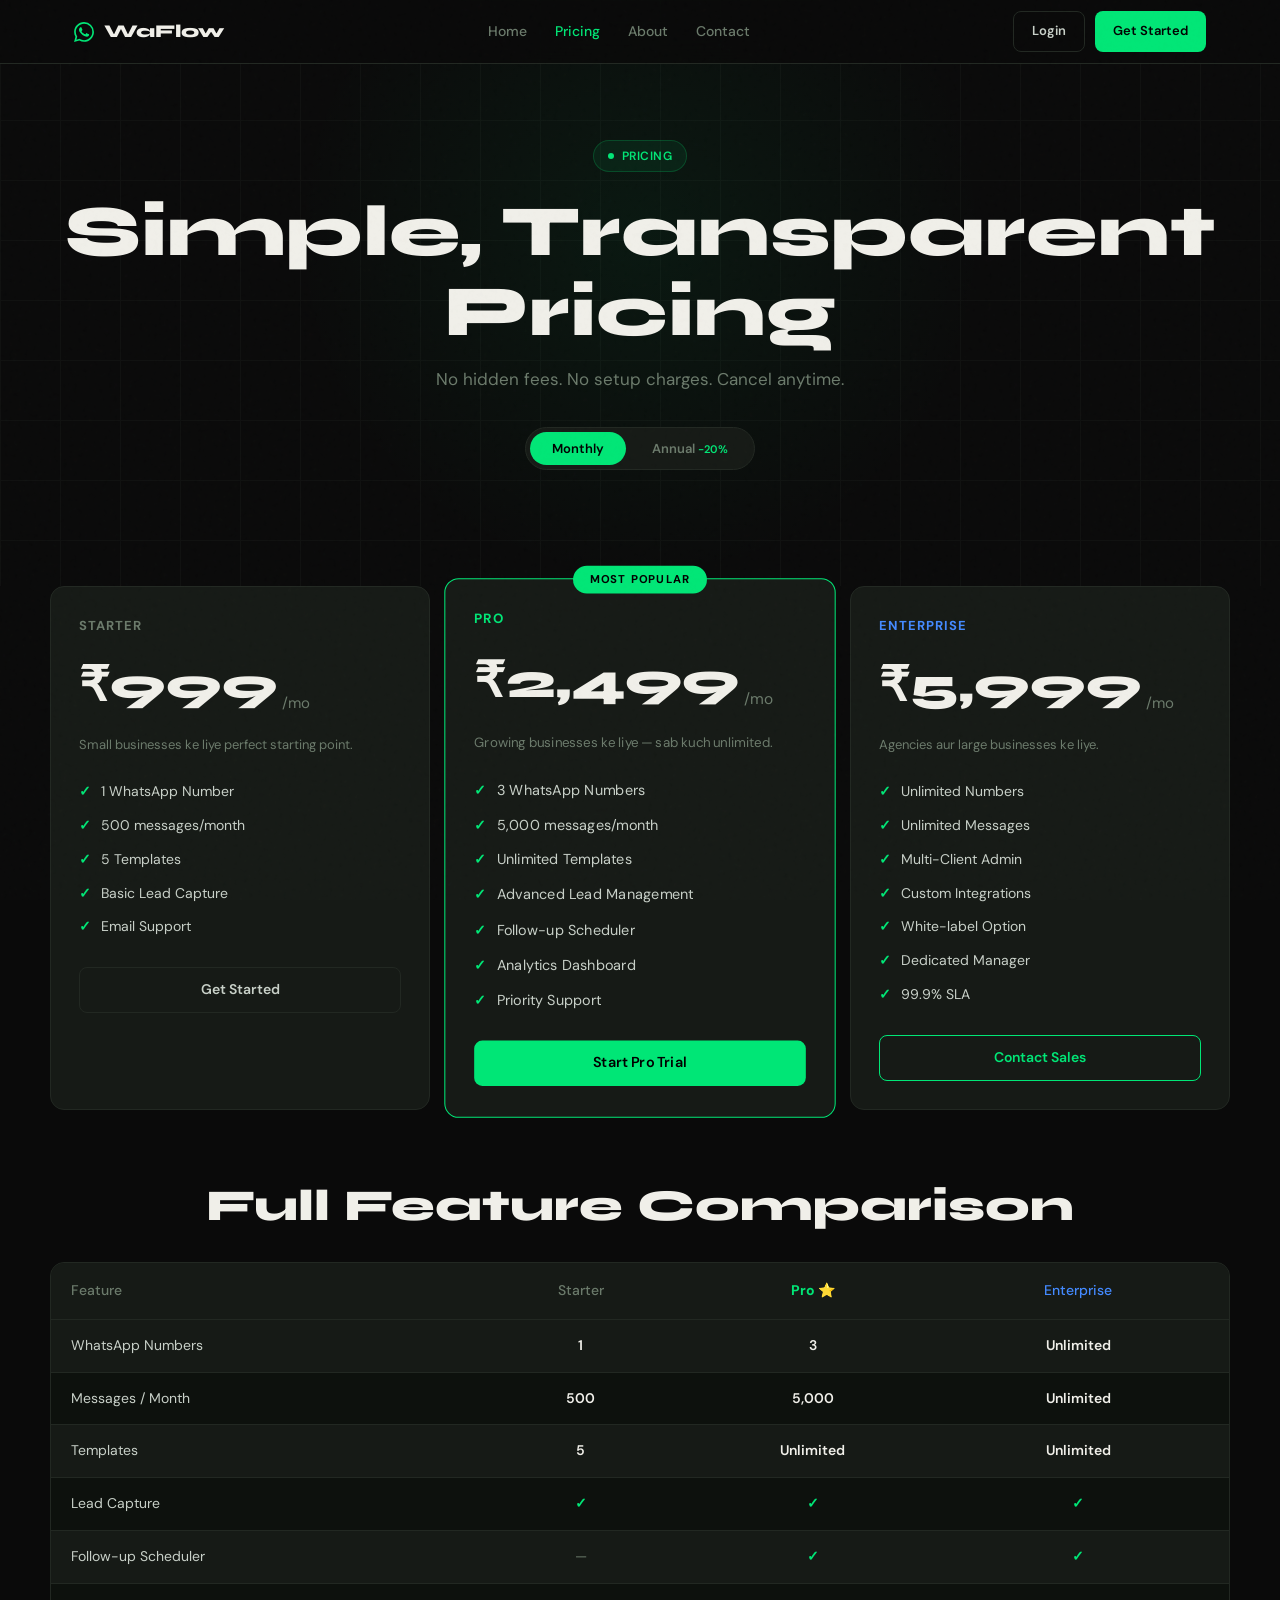
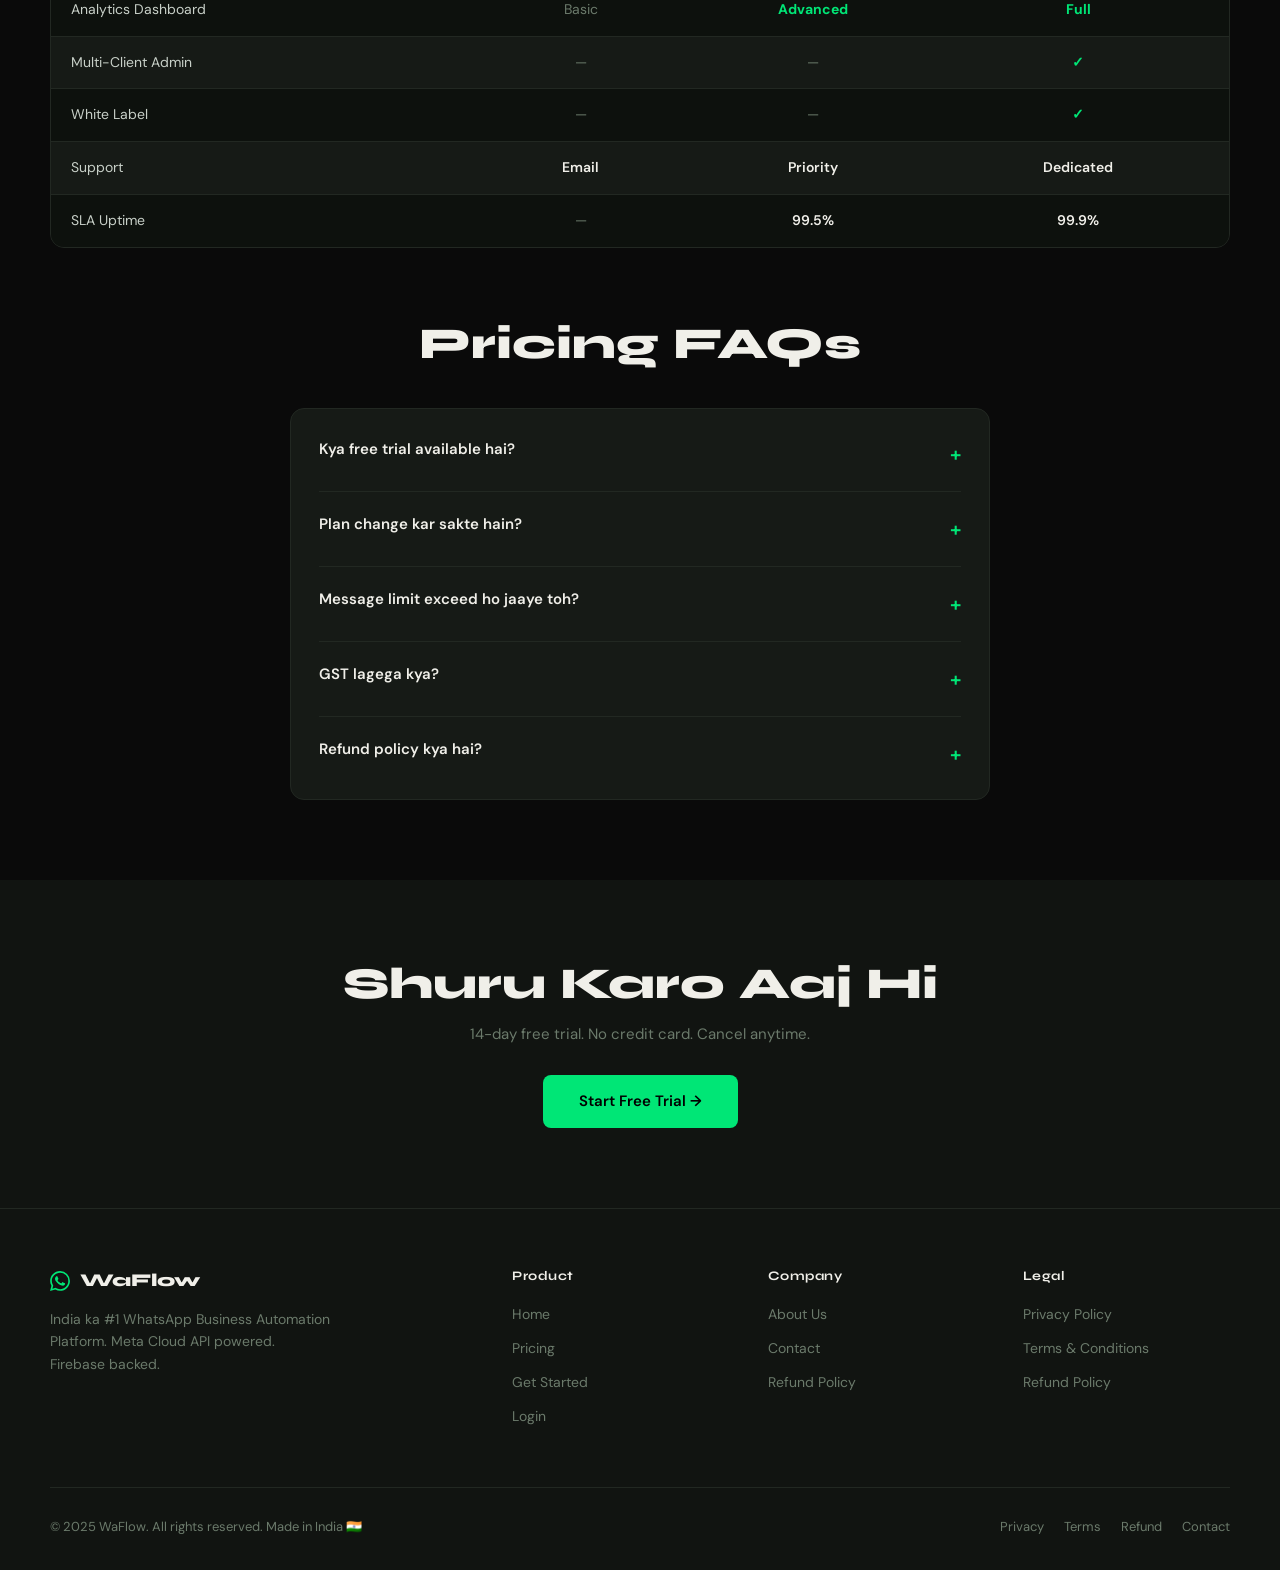
<file: pricing.html>
<!DOCTYPE html>
<html lang="en">
<head>
  <meta charset="UTF-8"/>
  <meta name="viewport" content="width=device-width, initial-scale=1.0"/>
  <title>Pricing — WaFlow</title>
  <meta name="description" content="WaFlow ke simple plans. Starter ₹999, Pro ₹2499, Enterprise ₹5999. 14-day free trial. No card needed."/>
  <link rel="stylesheet" href="style.css"/>
  <style>
    .pricing-hero { padding:140px 24px 60px; text-align:center; position:relative; overflow:hidden; }
    .toggle-wrap {
      display:inline-flex; background:var(--card); border:1px solid var(--border);
      border-radius:30px; padding:4px; gap:4px; margin-bottom:56px;
    }
    .toggle-btn {
      padding:8px 22px; border-radius:24px; border:none; font-family:var(--font-b);
      font-size:13px; font-weight:600; cursor:pointer; transition:all .2s;
    }
    .toggle-btn.active   { background:var(--green); color:#000; }
    .toggle-btn.inactive { background:transparent; color:var(--muted); }

    .plans-grid { display:grid; grid-template-columns:repeat(3,1fr); gap:20px; margin-bottom:72px; }
    .plan-card { position:relative; }
    .plan-card.popular {
      border-color:var(--green);
      transform:scale(1.03);
    }
    .popular-badge {
      position:absolute; top:-13px; left:50%; transform:translateX(-50%);
      background:var(--green); color:#000; font-size:11px; font-weight:700;
      padding:4px 16px; border-radius:20px; letter-spacing:1px; white-space:nowrap;
    }
    .plan-name { font-size:13px; font-weight:700; text-transform:uppercase; letter-spacing:1px; margin-bottom:8px; }
    .plan-price { display:flex; align-items:flex-end; gap:4px; margin-bottom:8px; }
    .plan-price .amt { font-family:var(--font-d); font-size:48px; font-weight:800; color:var(--white); }
    .plan-price .per { color:var(--muted); margin-bottom:10px; }
    .plan-desc { color:var(--muted); font-size:13px; margin-bottom:24px; }
    .plan-features { list-style:none; margin-bottom:28px; display:flex; flex-direction:column; gap:10px; }
    .plan-features li { display:flex; gap:10px; font-size:14px; align-items:flex-start; }
    .plan-features li .chk { color:var(--green); font-weight:700; flex-shrink:0; }

    .compare-table th { background:var(--card); }
    .compare-table .feature-col { color:var(--text); }
    .yes { color:var(--green); font-weight:700; text-align:center; }
    .no  { color:var(--muted); text-align:center; }
    .val { color:var(--white); font-weight:600; text-align:center; }

    .faq-item { border-bottom:1px solid var(--border); padding:20px 0; }
    .faq-item:last-child { border-bottom:none; }
    .faq-q { font-weight:600; color:var(--white); cursor:pointer; display:flex; justify-content:space-between; }
    .faq-q span { color:var(--green); font-size:20px; transition:transform .3s; }
    .faq-a { color:var(--muted); font-size:14px; max-height:0; overflow:hidden; transition:max-height .3s,margin .3s; }
    .faq-item.open .faq-q span { transform:rotate(45deg); }
    .faq-item.open .faq-a { max-height:200px; margin-top:10px; }
  </style>
</head>
<body>
<script src="shared.js"></script>
<script>injectNav('Pricing');</script>

<section class="pricing-hero">
  <div class="hero-bg"></div>
  <div class="hero-glow"></div>
  <div style="position:relative;z-index:1" class="fade-up">
    <div class="section-label"><span class="dot"></span> Pricing</div>
    <h1 style="margin-bottom:14px">Simple, Transparent Pricing</h1>
    <p style="color:var(--muted);font-size:17px;max-width:500px;margin:0 auto 32px">No hidden fees. No setup charges. Cancel anytime.</p>
    <div class="toggle-wrap">
      <button class="toggle-btn active" id="btnMonthly" onclick="toggleBilling('monthly')">Monthly</button>
      <button class="toggle-btn inactive" id="btnAnnual" onclick="toggleBilling('annual')">Annual <span style="color:var(--green);font-size:11px">−20%</span></button>
    </div>
  </div>
</section>

<section class="section" style="padding-top:0">
  <div class="section-inner">
    <div class="plans-grid" id="plansGrid">
      <!-- JS se inject hoga -->
    </div>

    <!-- Compare Table -->
    <h2 style="text-align:center;margin-bottom:32px">Full Feature Comparison</h2>
    <div class="card" style="padding:0;overflow:hidden;margin-bottom:72px">
      <div style="overflow-x:auto">
        <table class="compare-table" style="width:100%;border-collapse:collapse;font-size:14px">
          <thead>
            <tr>
              <th style="text-align:left;padding:16px 20px;color:var(--muted);font-weight:500;width:35%">Feature</th>
              <th style="padding:16px;text-align:center;color:var(--muted);font-weight:500">Starter</th>
              <th style="padding:16px;text-align:center;color:var(--green);font-weight:700">Pro ⭐</th>
              <th style="padding:16px;text-align:center;color:#448aff;font-weight:500">Enterprise</th>
            </tr>
          </thead>
          <tbody>
            <tr style="border-top:1px solid var(--border)">
              <td style="padding:14px 20px" class="feature-col">WhatsApp Numbers</td>
              <td class="val">1</td><td class="val">3</td><td class="val">Unlimited</td>
            </tr>
            <tr style="border-top:1px solid var(--border);background:#0d110d">
              <td style="padding:14px 20px" class="feature-col">Messages / Month</td>
              <td class="val">500</td><td class="val">5,000</td><td class="val">Unlimited</td>
            </tr>
            <tr style="border-top:1px solid var(--border)">
              <td style="padding:14px 20px" class="feature-col">Templates</td>
              <td class="val">5</td><td class="val">Unlimited</td><td class="val">Unlimited</td>
            </tr>
            <tr style="border-top:1px solid var(--border);background:#0d110d">
              <td style="padding:14px 20px" class="feature-col">Lead Capture</td>
              <td class="yes">✓</td><td class="yes">✓</td><td class="yes">✓</td>
            </tr>
            <tr style="border-top:1px solid var(--border)">
              <td style="padding:14px 20px" class="feature-col">Follow-up Scheduler</td>
              <td class="no">—</td><td class="yes">✓</td><td class="yes">✓</td>
            </tr>
            <tr style="border-top:1px solid var(--border);background:#0d110d">
              <td style="padding:14px 20px" class="feature-col">Analytics Dashboard</td>
              <td class="no">Basic</td><td class="yes">Advanced</td><td class="yes">Full</td>
            </tr>
            <tr style="border-top:1px solid var(--border)">
              <td style="padding:14px 20px" class="feature-col">Multi-Client Admin</td>
              <td class="no">—</td><td class="no">—</td><td class="yes">✓</td>
            </tr>
            <tr style="border-top:1px solid var(--border);background:#0d110d">
              <td style="padding:14px 20px" class="feature-col">White Label</td>
              <td class="no">—</td><td class="no">—</td><td class="yes">✓</td>
            </tr>
            <tr style="border-top:1px solid var(--border)">
              <td style="padding:14px 20px" class="feature-col">Support</td>
              <td class="val">Email</td><td class="val">Priority</td><td class="val">Dedicated</td>
            </tr>
            <tr style="border-top:1px solid var(--border);background:#0d110d">
              <td style="padding:14px 20px" class="feature-col">SLA Uptime</td>
              <td class="no">—</td><td class="val">99.5%</td><td class="val">99.9%</td>
            </tr>
          </tbody>
        </table>
      </div>
    </div>

    <!-- FAQ -->
    <div style="max-width:700px;margin:0 auto">
      <h2 style="text-align:center;margin-bottom:40px">Pricing FAQs</h2>
      <div class="card" style="padding:8px 28px">
        <div class="faq-item">
          <div class="faq-q" onclick="toggleFaq(this)">Kya free trial available hai? <span>+</span></div>
          <div class="faq-a">Haan! Pro plan par 14-day free trial. No credit card required.</div>
        </div>
        <div class="faq-item">
          <div class="faq-q" onclick="toggleFaq(this)">Plan change kar sakte hain? <span>+</span></div>
          <div class="faq-a">Haan, kabhi bhi upgrade ya downgrade kar sakte hain. Changes next billing cycle se apply honge.</div>
        </div>
        <div class="faq-item">
          <div class="faq-q" onclick="toggleFaq(this)">Message limit exceed ho jaaye toh? <span>+</span></div>
          <div class="faq-a">Hum notify karenge. Messages queue hoge. Aap upgrade kar sakte hain ya top-up credits purchase kar sakte hain.</div>
        </div>
        <div class="faq-item">
          <div class="faq-q" onclick="toggleFaq(this)">GST lagega kya? <span>+</span></div>
          <div class="faq-a">Haan, Indian users ke liye 18% GST applicable hai. Invoice automatically generate hoti hai.</div>
        </div>
        <div class="faq-item">
          <div class="faq-q" onclick="toggleFaq(this)">Refund policy kya hai? <span>+</span></div>
          <div class="faq-a">First payment ke 7 din andar full refund. Details ke liye <a href="refund.html">Refund Policy</a> padho.</div>
        </div>
      </div>
    </div>
  </div>
</section>

<!-- CTA -->
<section class="section" style="background:var(--dark)">
  <div class="section-inner" style="text-align:center">
    <h2 style="margin-bottom:12px">Shuru Karo Aaj Hi</h2>
    <p style="color:var(--muted);margin-bottom:28px">14-day free trial. No credit card. Cancel anytime.</p>
    <a href="signup.html" class="btn btn-primary" style="padding:14px 36px;font-size:15px">Start Free Trial →</a>
  </div>
</section>

<script>
let billing = 'monthly';
const plans = [
  {
    name:'Starter', color:'var(--muted)',
    monthly:999, annual:799,
    desc:'Small businesses ke liye perfect starting point.',
    features:['1 WhatsApp Number','500 messages/month','5 Templates','Basic Lead Capture','Email Support'],
    btn:'Get Started', btnClass:'btn-ghost', href:'signup.html'
  },
  {
    name:'Pro', color:'var(--green)', popular:true,
    monthly:2499, annual:1999,
    desc:'Growing businesses ke liye — sab kuch unlimited.',
    features:['3 WhatsApp Numbers','5,000 messages/month','Unlimited Templates','Advanced Lead Management','Follow-up Scheduler','Analytics Dashboard','Priority Support'],
    btn:'Start Pro Trial', btnClass:'btn-primary', href:'signup.html'
  },
  {
    name:'Enterprise', color:'#448aff',
    monthly:5999, annual:4999,
    desc:'Agencies aur large businesses ke liye.',
    features:['Unlimited Numbers','Unlimited Messages','Multi-Client Admin','Custom Integrations','White-label Option','Dedicated Manager','99.9% SLA'],
    btn:'Contact Sales', btnClass:'btn-outline', href:'contact.html'
  }
];

function renderPlans() {
  const grid = document.getElementById('plansGrid');
  grid.innerHTML = plans.map(p => `
    <div class="card plan-card ${p.popular ? 'popular' : ''}">
      ${p.popular ? '<div class="popular-badge">MOST POPULAR</div>' : ''}
      <div class="plan-name" style="color:${p.color}">${p.name}</div>
      <div class="plan-price">
        <div class="amt">₹${(billing==='annual'?p.annual:p.monthly).toLocaleString('en-IN')}</div>
        <div class="per">/mo</div>
      </div>
      <div class="plan-desc">${p.desc}</div>
      <ul class="plan-features">
        ${p.features.map(f=>`<li><span class="chk">✓</span><span>${f}</span></li>`).join('')}
      </ul>
      <a href="${p.href}" class="btn ${p.btnClass}" style="width:100%;justify-content:center">${p.btn}</a>
    </div>
  `).join('');
}

function toggleBilling(type) {
  billing = type;
  document.getElementById('btnMonthly').className = 'toggle-btn ' + (type==='monthly'?'active':'inactive');
  document.getElementById('btnAnnual').className  = 'toggle-btn ' + (type==='annual'?'active':'inactive');
  renderPlans();
}

function toggleFaq(el) {
  const item = el.closest('.faq-item');
  const open = item.classList.contains('open');
  document.querySelectorAll('.faq-item.open').forEach(i=>i.classList.remove('open'));
  if (!open) item.classList.add('open');
}

renderPlans();
</script>
<script>injectFooter();</script>
</body>
</html>
</file>
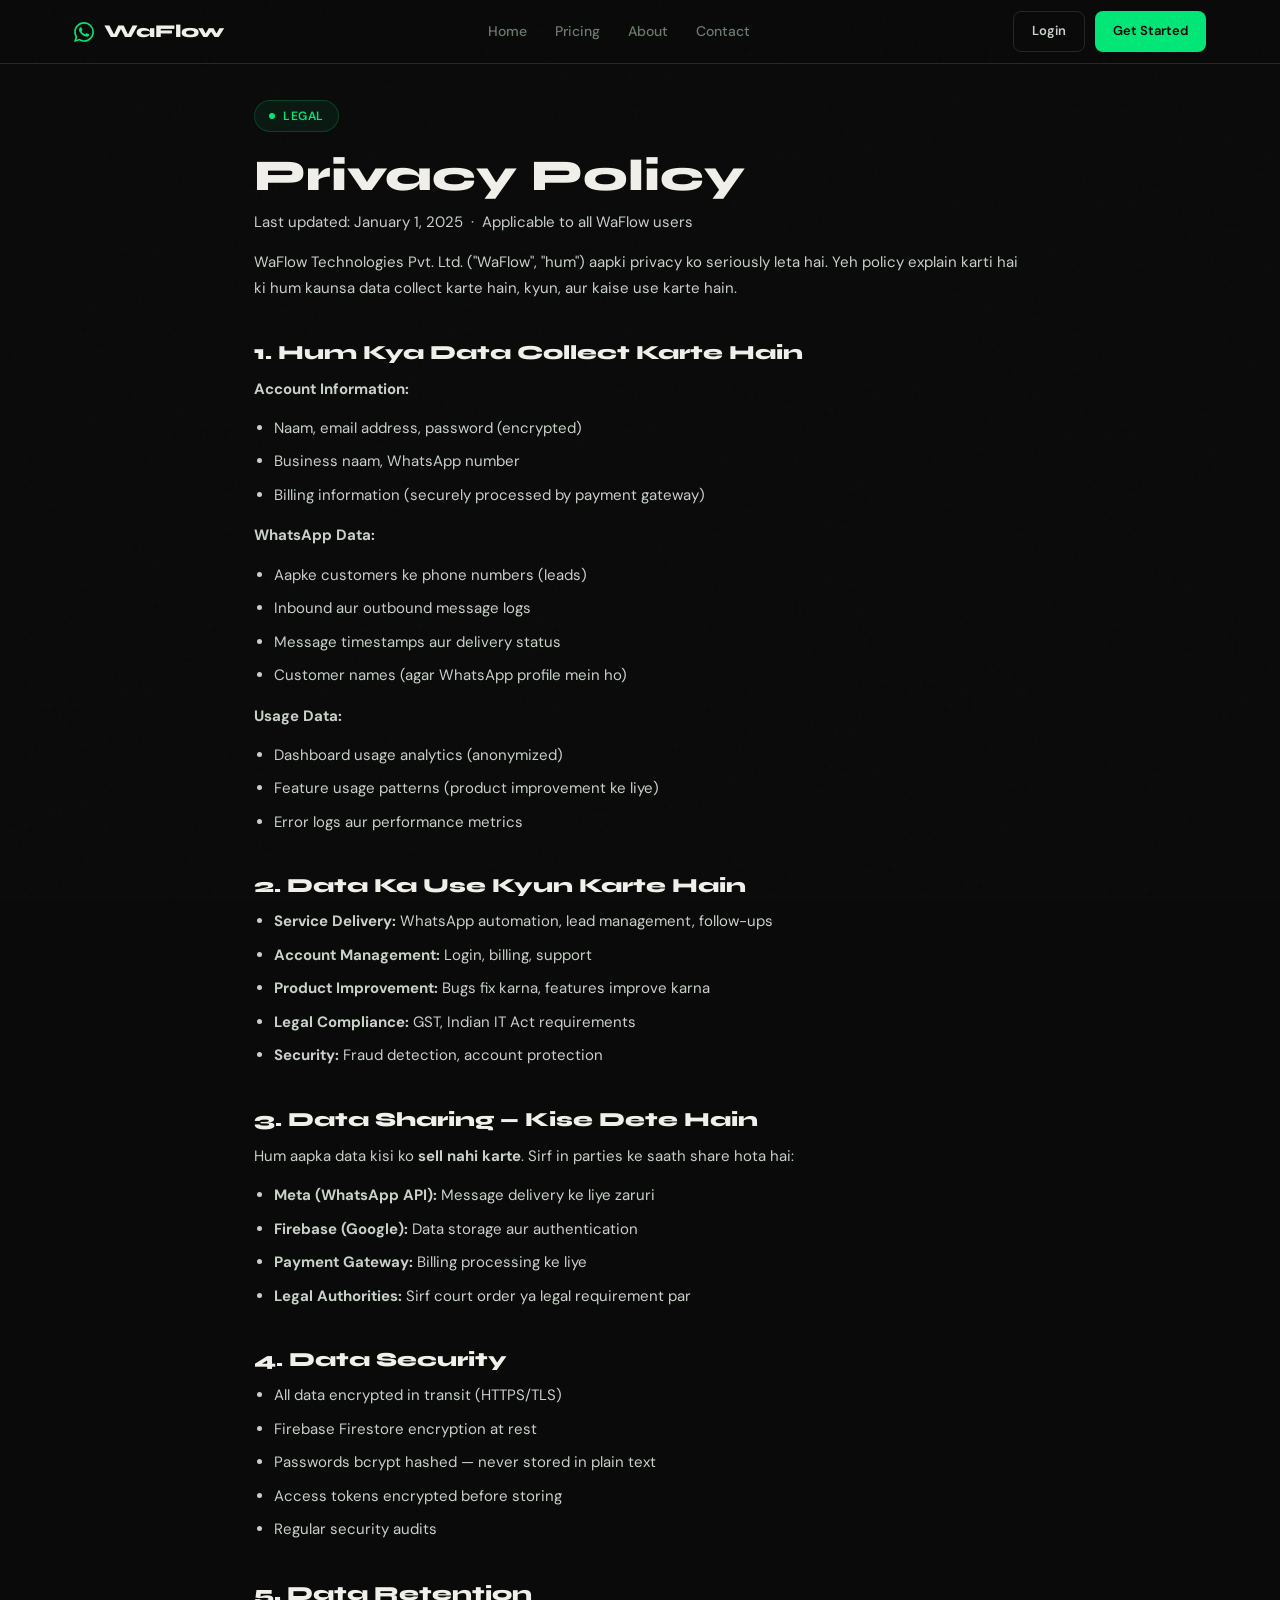
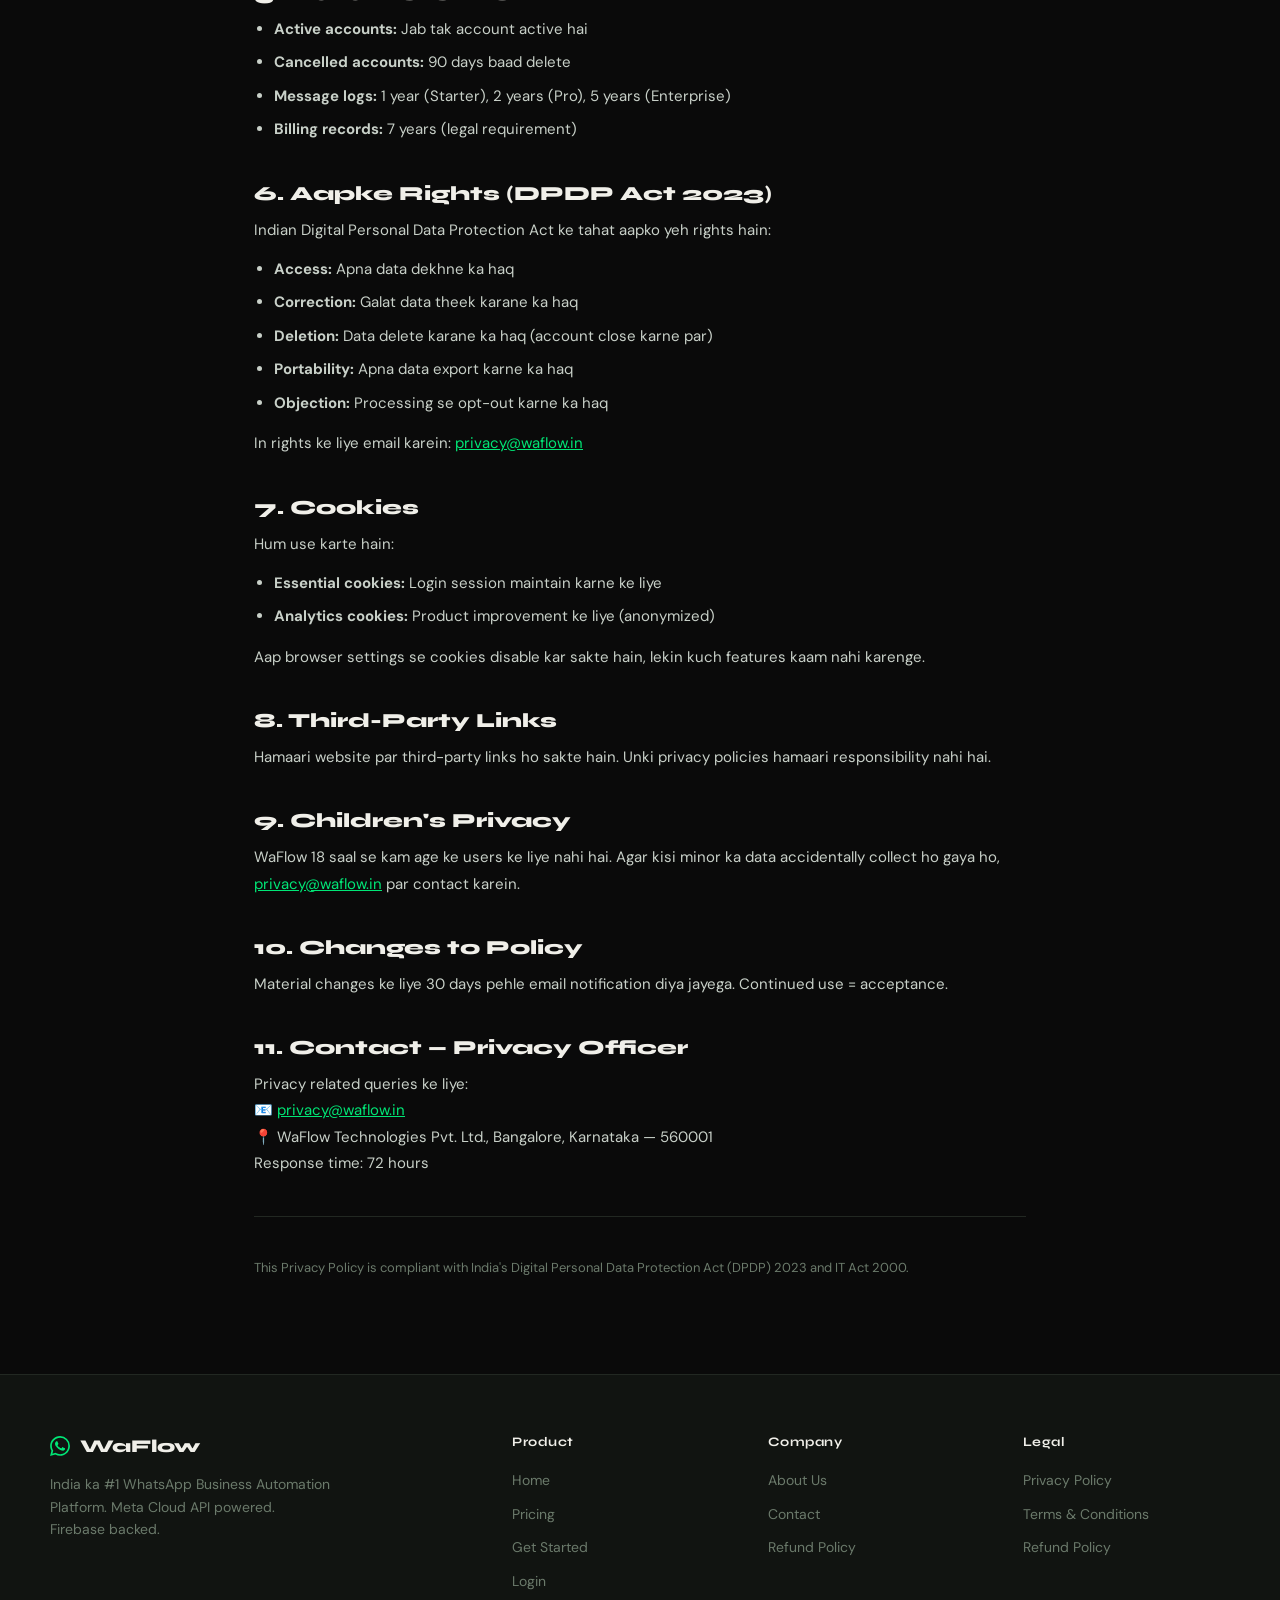
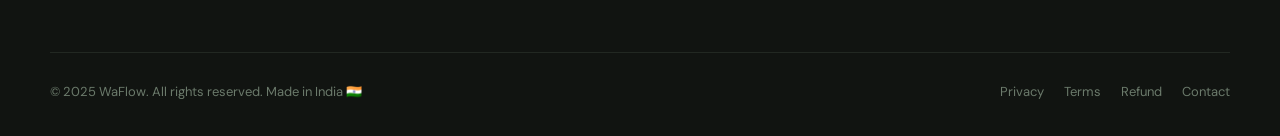
<file: privacy.html>
<!DOCTYPE html>
<html lang="en">
<head>
  <meta charset="UTF-8"/>
  <meta name="viewport" content="width=device-width, initial-scale=1.0"/>
  <title>Privacy Policy — WaFlow</title>
  <link rel="stylesheet" href="style.css"/>
</head>
<body>
<script src="shared.js"></script>
<script>injectNav('');</script>

<div class="legal-body">
  <div class="section-label"><span class="dot"></span> Legal</div>
  <h1>Privacy Policy</h1>
  <p class="legal-meta">Last updated: January 1, 2025 &nbsp;·&nbsp; Applicable to all WaFlow users</p>

  <p>WaFlow Technologies Pvt. Ltd. ("WaFlow", "hum") aapki privacy ko seriously leta hai. Yeh policy explain karti hai ki hum kaunsa data collect karte hain, kyun, aur kaise use karte hain.</p>

  <h2>1. Hum Kya Data Collect Karte Hain</h2>
  <p><strong>Account Information:</strong></p>
  <ul>
    <li>Naam, email address, password (encrypted)</li>
    <li>Business naam, WhatsApp number</li>
    <li>Billing information (securely processed by payment gateway)</li>
  </ul>
  <p><strong>WhatsApp Data:</strong></p>
  <ul>
    <li>Aapke customers ke phone numbers (leads)</li>
    <li>Inbound aur outbound message logs</li>
    <li>Message timestamps aur delivery status</li>
    <li>Customer names (agar WhatsApp profile mein ho)</li>
  </ul>
  <p><strong>Usage Data:</strong></p>
  <ul>
    <li>Dashboard usage analytics (anonymized)</li>
    <li>Feature usage patterns (product improvement ke liye)</li>
    <li>Error logs aur performance metrics</li>
  </ul>

  <h2>2. Data Ka Use Kyun Karte Hain</h2>
  <ul>
    <li><strong>Service Delivery:</strong> WhatsApp automation, lead management, follow-ups</li>
    <li><strong>Account Management:</strong> Login, billing, support</li>
    <li><strong>Product Improvement:</strong> Bugs fix karna, features improve karna</li>
    <li><strong>Legal Compliance:</strong> GST, Indian IT Act requirements</li>
    <li><strong>Security:</strong> Fraud detection, account protection</li>
  </ul>

  <h2>3. Data Sharing — Kise Dete Hain</h2>
  <p>Hum aapka data kisi ko <strong>sell nahi karte</strong>. Sirf in parties ke saath share hota hai:</p>
  <ul>
    <li><strong>Meta (WhatsApp API):</strong> Message delivery ke liye zaruri</li>
    <li><strong>Firebase (Google):</strong> Data storage aur authentication</li>
    <li><strong>Payment Gateway:</strong> Billing processing ke liye</li>
    <li><strong>Legal Authorities:</strong> Sirf court order ya legal requirement par</li>
  </ul>

  <h2>4. Data Security</h2>
  <ul>
    <li>All data encrypted in transit (HTTPS/TLS)</li>
    <li>Firebase Firestore encryption at rest</li>
    <li>Passwords bcrypt hashed — never stored in plain text</li>
    <li>Access tokens encrypted before storing</li>
    <li>Regular security audits</li>
  </ul>

  <h2>5. Data Retention</h2>
  <ul>
    <li><strong>Active accounts:</strong> Jab tak account active hai</li>
    <li><strong>Cancelled accounts:</strong> 90 days baad delete</li>
    <li><strong>Message logs:</strong> 1 year (Starter), 2 years (Pro), 5 years (Enterprise)</li>
    <li><strong>Billing records:</strong> 7 years (legal requirement)</li>
  </ul>

  <h2>6. Aapke Rights (DPDP Act 2023)</h2>
  <p>Indian Digital Personal Data Protection Act ke tahat aapko yeh rights hain:</p>
  <ul>
    <li><strong>Access:</strong> Apna data dekhne ka haq</li>
    <li><strong>Correction:</strong> Galat data theek karane ka haq</li>
    <li><strong>Deletion:</strong> Data delete karane ka haq (account close karne par)</li>
    <li><strong>Portability:</strong> Apna data export karne ka haq</li>
    <li><strong>Objection:</strong> Processing se opt-out karne ka haq</li>
  </ul>
  <p>In rights ke liye email karein: <a href="mailto:privacy@waflow.in">privacy@waflow.in</a></p>

  <h2>7. Cookies</h2>
  <p>Hum use karte hain:</p>
  <ul>
    <li><strong>Essential cookies:</strong> Login session maintain karne ke liye</li>
    <li><strong>Analytics cookies:</strong> Product improvement ke liye (anonymized)</li>
  </ul>
  <p>Aap browser settings se cookies disable kar sakte hain, lekin kuch features kaam nahi karenge.</p>

  <h2>8. Third-Party Links</h2>
  <p>Hamaari website par third-party links ho sakte hain. Unki privacy policies hamaari responsibility nahi hai.</p>

  <h2>9. Children's Privacy</h2>
  <p>WaFlow 18 saal se kam age ke users ke liye nahi hai. Agar kisi minor ka data accidentally collect ho gaya ho, <a href="mailto:privacy@waflow.in">privacy@waflow.in</a> par contact karein.</p>

  <h2>10. Changes to Policy</h2>
  <p>Material changes ke liye 30 days pehle email notification diya jayega. Continued use = acceptance.</p>

  <h2>11. Contact — Privacy Officer</h2>
  <p>Privacy related queries ke liye:<br>
  📧 <a href="mailto:privacy@waflow.in">privacy@waflow.in</a><br>
  📍 WaFlow Technologies Pvt. Ltd., Bangalore, Karnataka — 560001<br>
  Response time: 72 hours</p>

  <hr/>
  <p style="color:var(--muted);font-size:13px">This Privacy Policy is compliant with India's Digital Personal Data Protection Act (DPDP) 2023 and IT Act 2000.</p>
</div>

<script>injectFooter();</script>
</body>
</html>
</file>
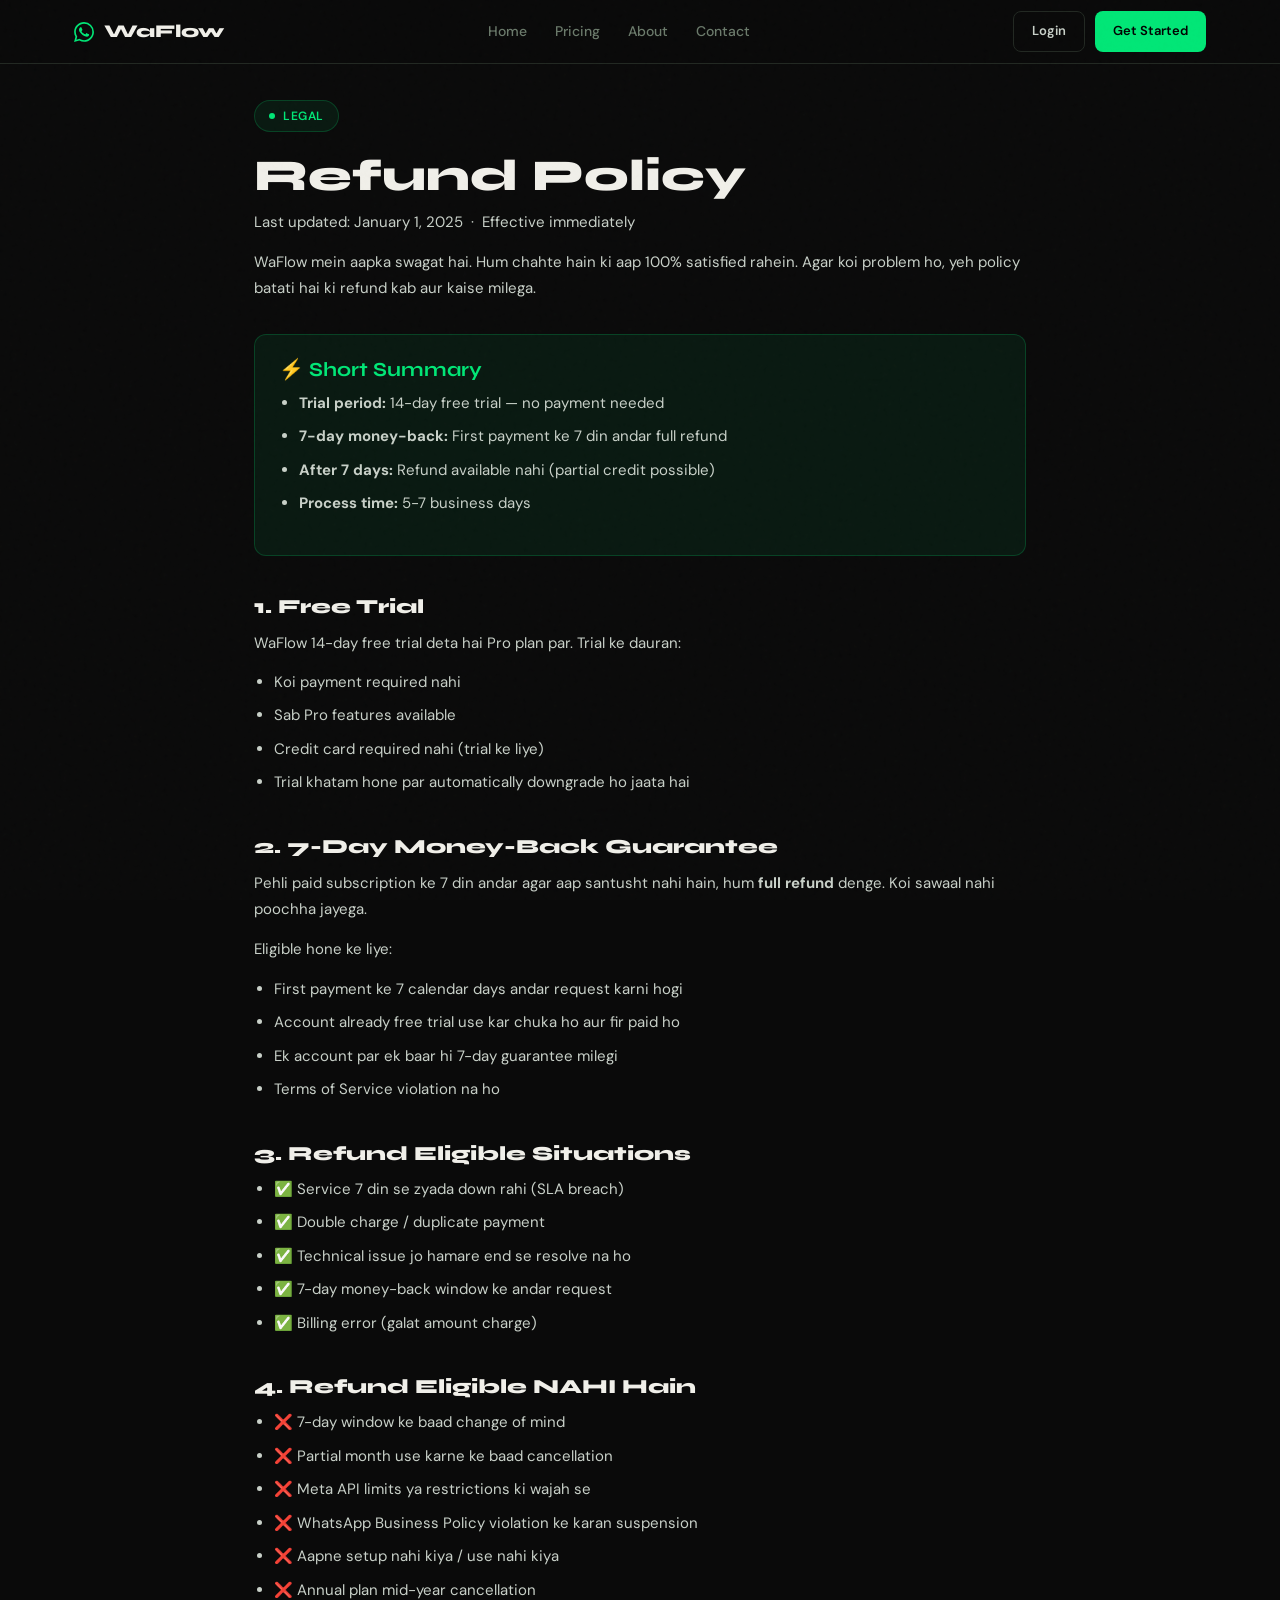
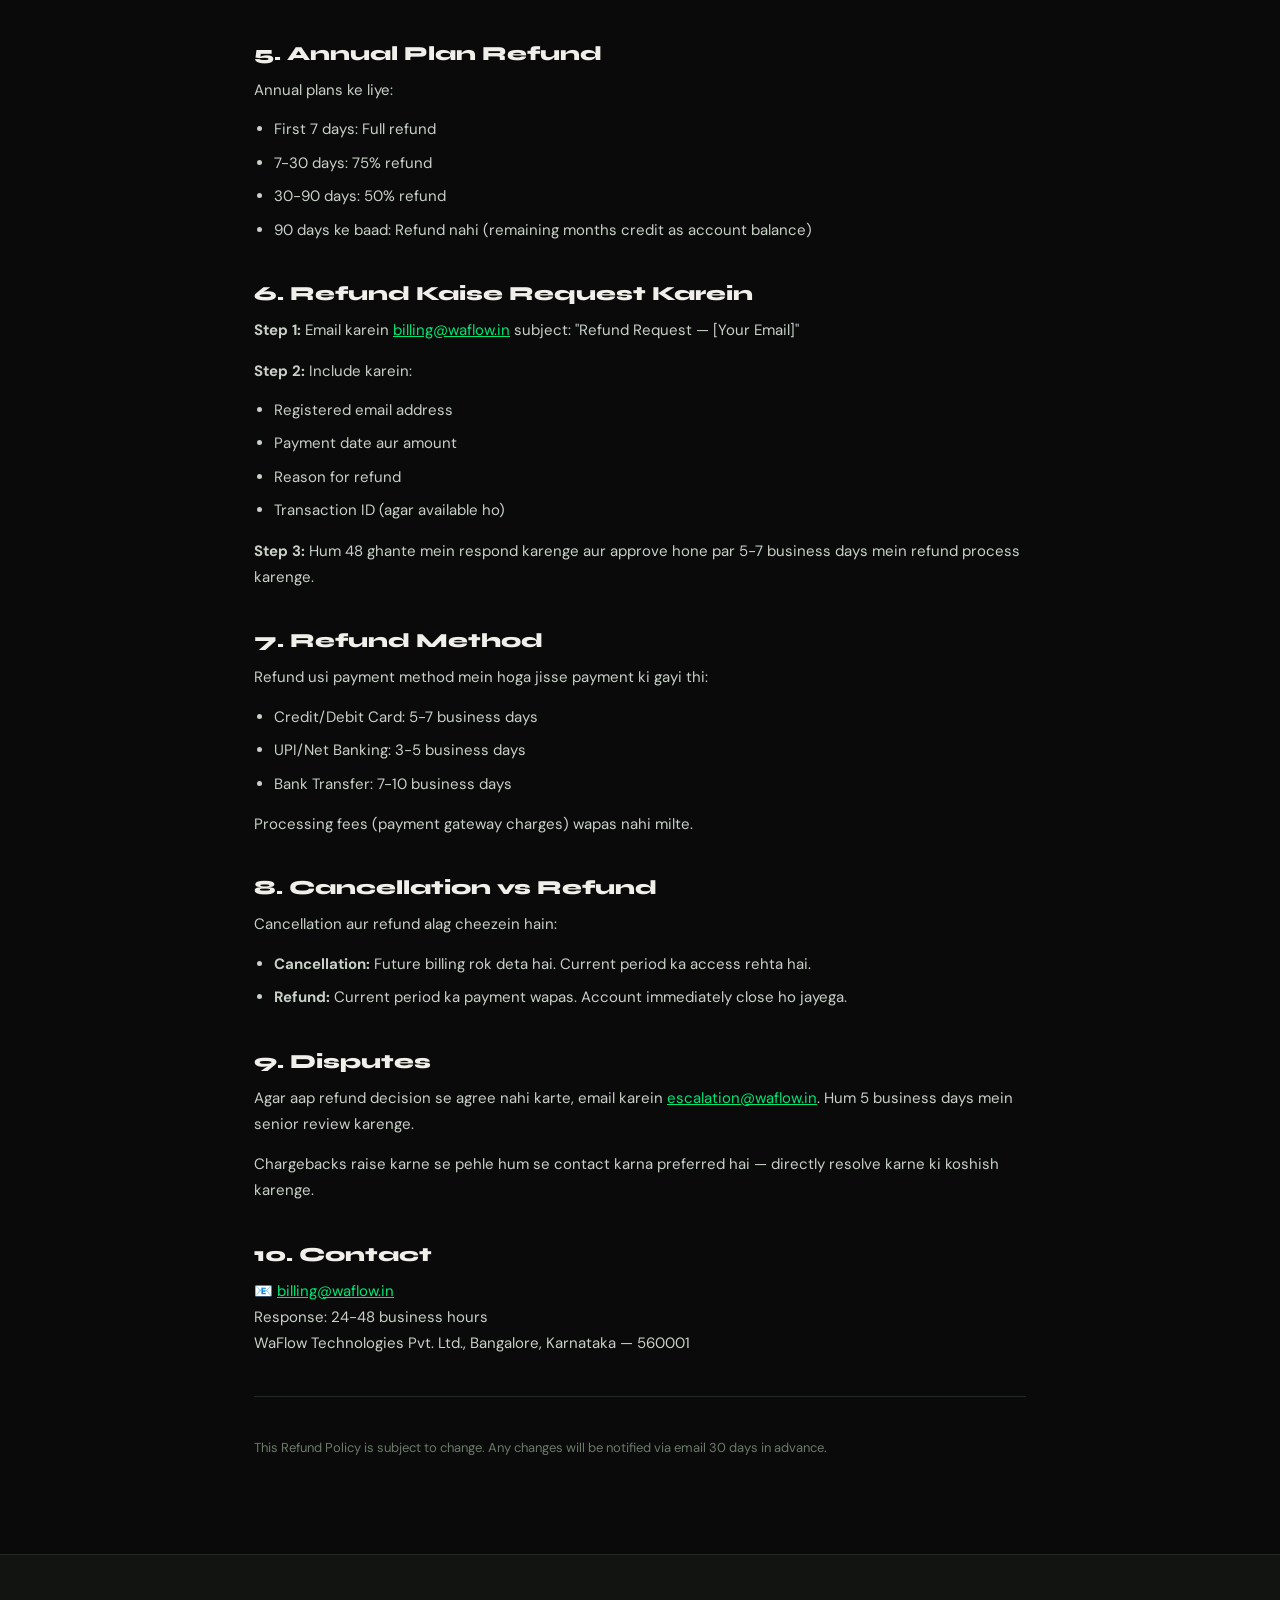
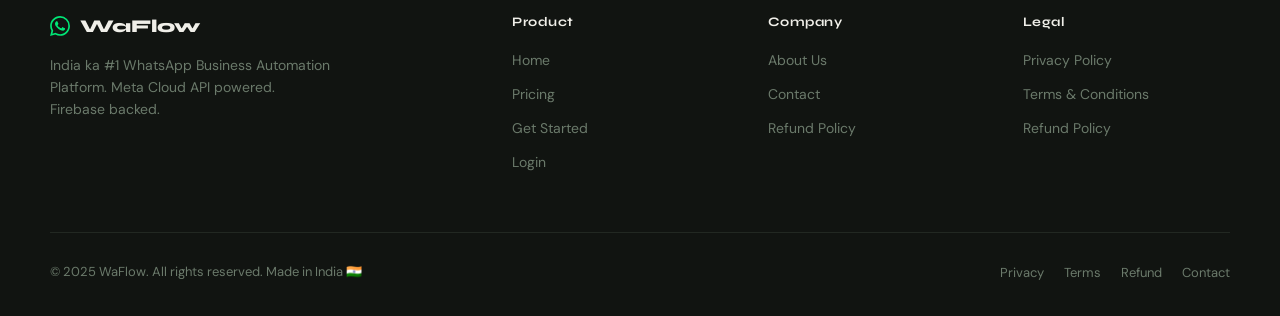
<file: refund.html>
<!DOCTYPE html>
<html lang="en">
<head>
  <meta charset="UTF-8"/>
  <meta name="viewport" content="width=device-width, initial-scale=1.0"/>
  <title>Refund Policy — WaFlow</title>
  <link rel="stylesheet" href="style.css"/>
</head>
<body>
<script src="shared.js"></script>
<script>injectNav('');</script>

<div class="legal-body">
  <div class="section-label"><span class="dot"></span> Legal</div>
  <h1>Refund Policy</h1>
  <p class="legal-meta">Last updated: January 1, 2025 &nbsp;·&nbsp; Effective immediately</p>

  <p>WaFlow mein aapka swagat hai. Hum chahte hain ki aap 100% satisfied rahein. Agar koi problem ho, yeh policy batati hai ki refund kab aur kaise milega.</p>

  <!-- Highlight Box -->
  <div style="background:#00e67611;border:1px solid #00e67633;border-radius:12px;padding:24px;margin:32px 0">
    <h3 style="color:var(--green);margin-bottom:10px">⚡ Short Summary</h3>
    <ul style="margin-left:20px">
      <li style="color:var(--text);margin-bottom:8px"><strong>Trial period:</strong> 14-day free trial — no payment needed</li>
      <li style="color:var(--text);margin-bottom:8px"><strong>7-day money-back:</strong> First payment ke 7 din andar full refund</li>
      <li style="color:var(--text);margin-bottom:8px"><strong>After 7 days:</strong> Refund available nahi (partial credit possible)</li>
      <li style="color:var(--text)"><strong>Process time:</strong> 5-7 business days</li>
    </ul>
  </div>

  <h2>1. Free Trial</h2>
  <p>WaFlow 14-day free trial deta hai Pro plan par. Trial ke dauran:</p>
  <ul>
    <li>Koi payment required nahi</li>
    <li>Sab Pro features available</li>
    <li>Credit card required nahi (trial ke liye)</li>
    <li>Trial khatam hone par automatically downgrade ho jaata hai</li>
  </ul>

  <h2>2. 7-Day Money-Back Guarantee</h2>
  <p>Pehli paid subscription ke 7 din andar agar aap santusht nahi hain, hum <strong>full refund</strong> denge. Koi sawaal nahi poochha jayega.</p>
  <p>Eligible hone ke liye:</p>
  <ul>
    <li>First payment ke 7 calendar days andar request karni hogi</li>
    <li>Account already free trial use kar chuka ho aur fir paid ho</li>
    <li>Ek account par ek baar hi 7-day guarantee milegi</li>
    <li>Terms of Service violation na ho</li>
  </ul>

  <h2>3. Refund Eligible Situations</h2>
  <ul>
    <li>✅ Service 7 din se zyada down rahi (SLA breach)</li>
    <li>✅ Double charge / duplicate payment</li>
    <li>✅ Technical issue jo hamare end se resolve na ho</li>
    <li>✅ 7-day money-back window ke andar request</li>
    <li>✅ Billing error (galat amount charge)</li>
  </ul>

  <h2>4. Refund Eligible NAHI Hain</h2>
  <ul>
    <li>❌ 7-day window ke baad change of mind</li>
    <li>❌ Partial month use karne ke baad cancellation</li>
    <li>❌ Meta API limits ya restrictions ki wajah se</li>
    <li>❌ WhatsApp Business Policy violation ke karan suspension</li>
    <li>❌ Aapne setup nahi kiya / use nahi kiya</li>
    <li>❌ Annual plan mid-year cancellation</li>
  </ul>

  <h2>5. Annual Plan Refund</h2>
  <p>Annual plans ke liye:</p>
  <ul>
    <li>First 7 days: Full refund</li>
    <li>7-30 days: 75% refund</li>
    <li>30-90 days: 50% refund</li>
    <li>90 days ke baad: Refund nahi (remaining months credit as account balance)</li>
  </ul>

  <h2>6. Refund Kaise Request Karein</h2>
  <p><strong>Step 1:</strong> Email karein <a href="mailto:billing@waflow.in">billing@waflow.in</a> subject: "Refund Request — [Your Email]"</p>
  <p><strong>Step 2:</strong> Include karein:</p>
  <ul>
    <li>Registered email address</li>
    <li>Payment date aur amount</li>
    <li>Reason for refund</li>
    <li>Transaction ID (agar available ho)</li>
  </ul>
  <p><strong>Step 3:</strong> Hum 48 ghante mein respond karenge aur approve hone par 5-7 business days mein refund process karenge.</p>

  <h2>7. Refund Method</h2>
  <p>Refund usi payment method mein hoga jisse payment ki gayi thi:</p>
  <ul>
    <li>Credit/Debit Card: 5-7 business days</li>
    <li>UPI/Net Banking: 3-5 business days</li>
    <li>Bank Transfer: 7-10 business days</li>
  </ul>
  <p>Processing fees (payment gateway charges) wapas nahi milte.</p>

  <h2>8. Cancellation vs Refund</h2>
  <p>Cancellation aur refund alag cheezein hain:</p>
  <ul>
    <li><strong>Cancellation:</strong> Future billing rok deta hai. Current period ka access rehta hai.</li>
    <li><strong>Refund:</strong> Current period ka payment wapas. Account immediately close ho jayega.</li>
  </ul>

  <h2>9. Disputes</h2>
  <p>Agar aap refund decision se agree nahi karte, email karein <a href="mailto:escalation@waflow.in">escalation@waflow.in</a>. Hum 5 business days mein senior review karenge.</p>
  <p>Chargebacks raise karne se pehle hum se contact karna preferred hai — directly resolve karne ki koshish karenge.</p>

  <h2>10. Contact</h2>
  <p>📧 <a href="mailto:billing@waflow.in">billing@waflow.in</a><br>
  Response: 24-48 business hours<br>
  WaFlow Technologies Pvt. Ltd., Bangalore, Karnataka — 560001</p>

  <hr/>
  <p style="color:var(--muted);font-size:13px">This Refund Policy is subject to change. Any changes will be notified via email 30 days in advance.</p>
</div>

<script>injectFooter();</script>
</body>
</html>
</file>
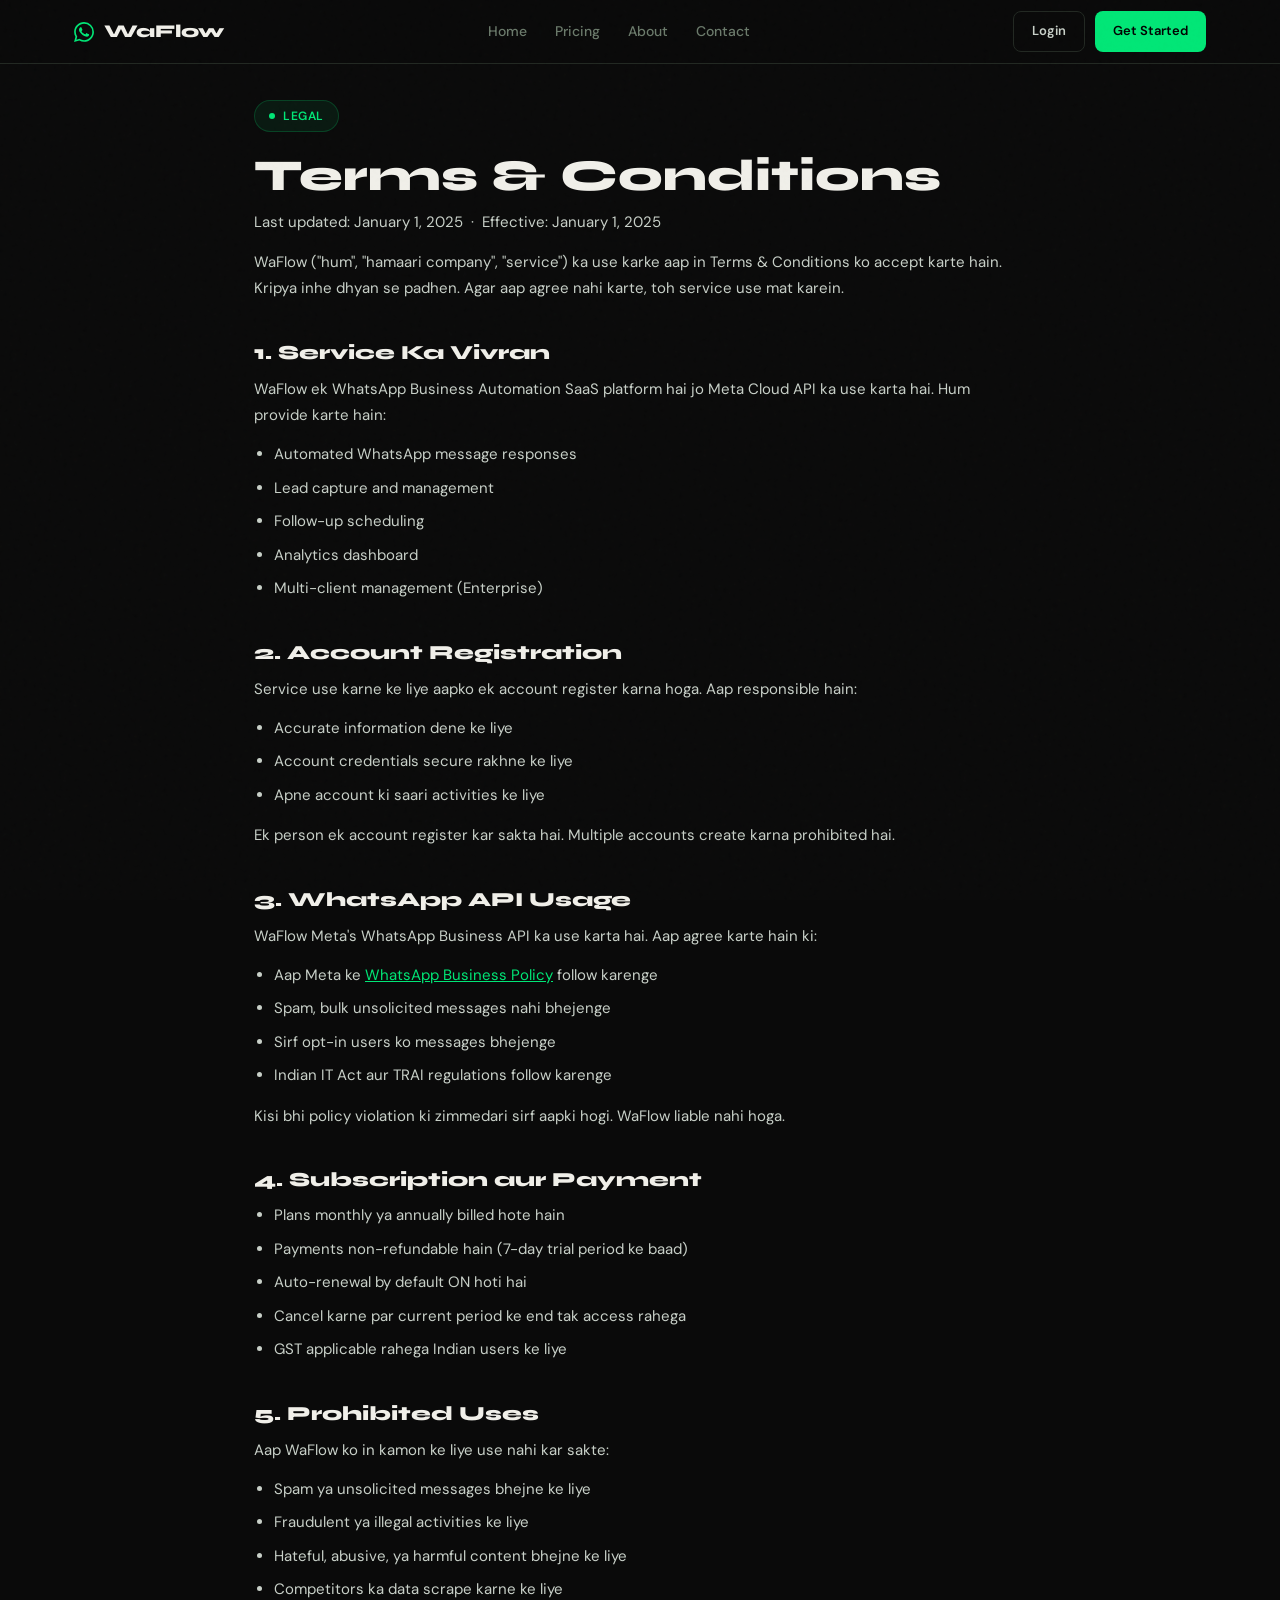
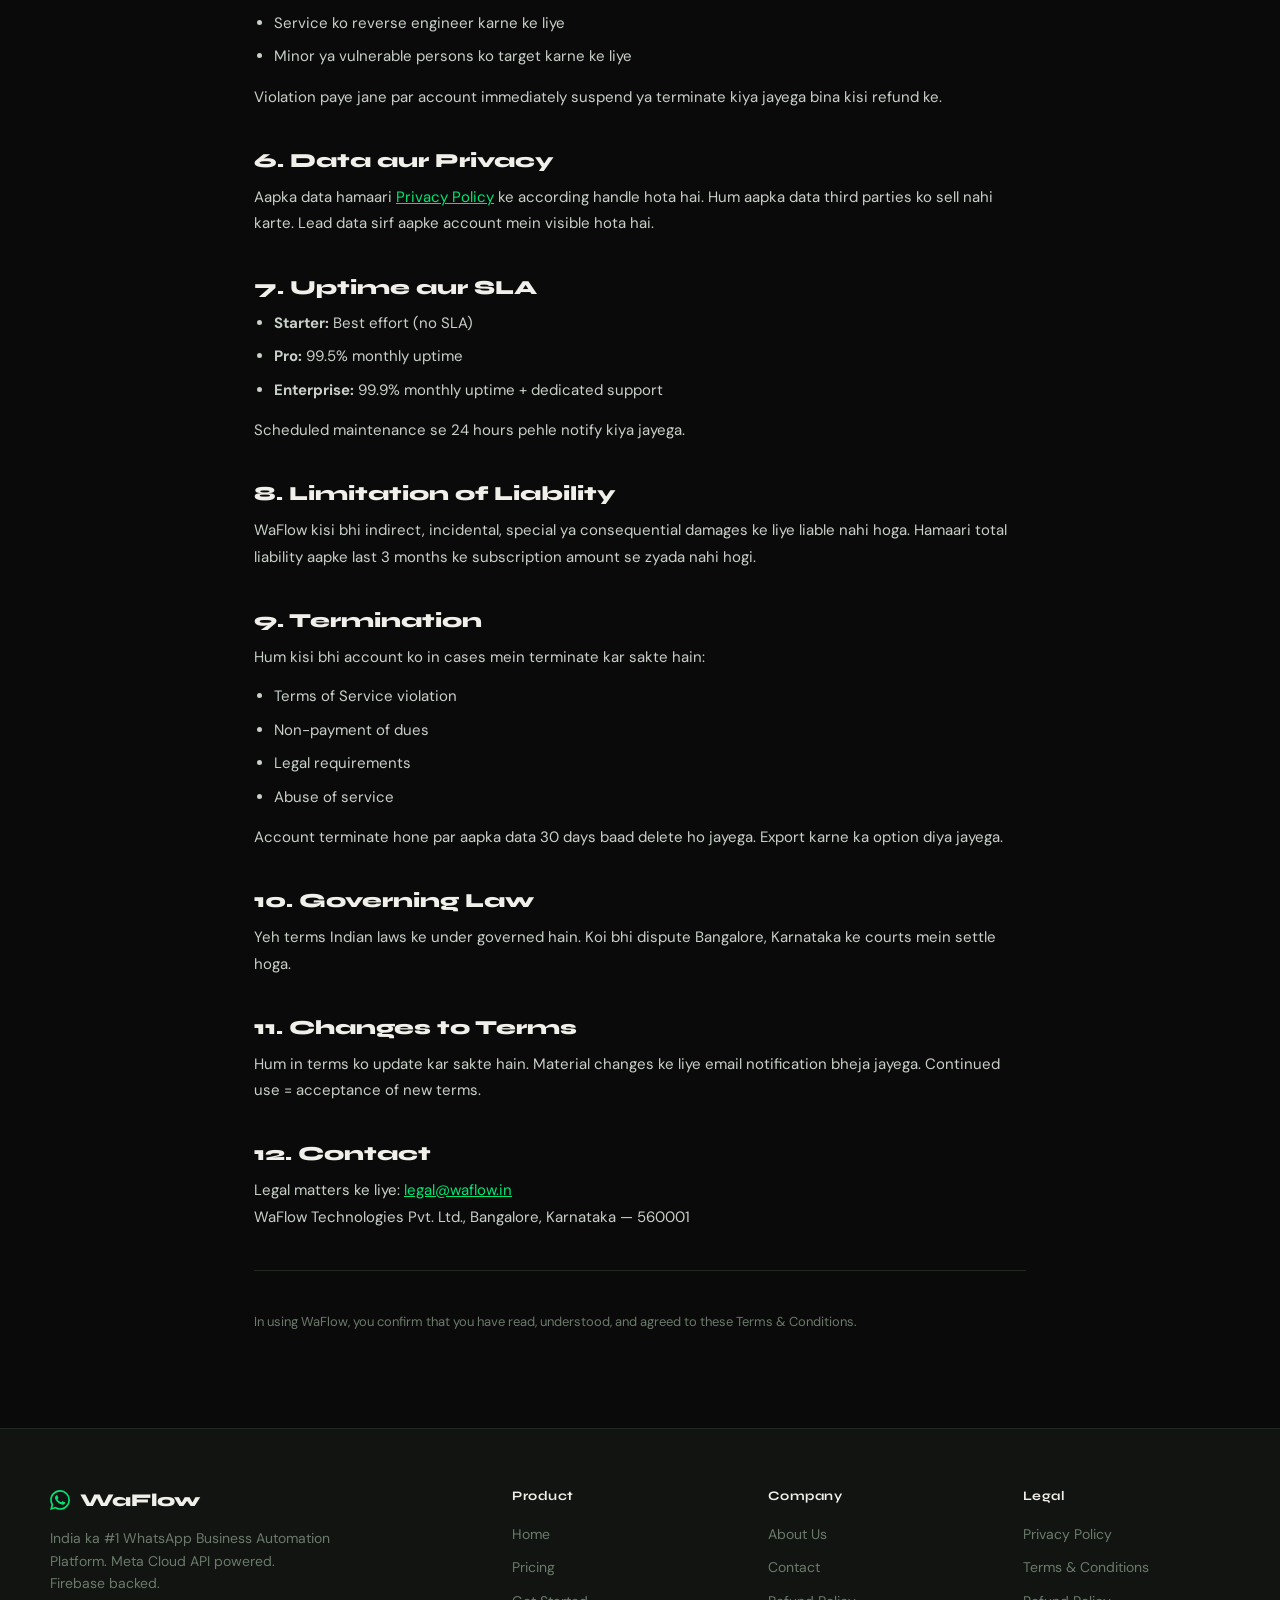
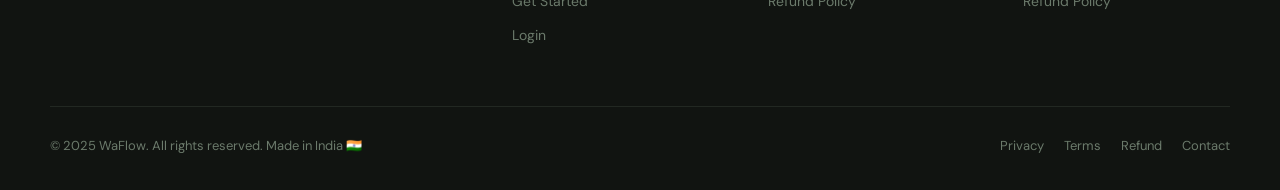
<file: terms.html>
<!DOCTYPE html>
<html lang="en">
<head>
  <meta charset="UTF-8"/>
  <meta name="viewport" content="width=device-width, initial-scale=1.0"/>
  <title>Terms & Conditions — WaFlow</title>
  <link rel="stylesheet" href="style.css"/>
</head>
<body>
<script src="shared.js"></script>
<script>injectNav('');</script>

<div class="legal-body">
  <div class="section-label"><span class="dot"></span> Legal</div>
  <h1>Terms & Conditions</h1>
  <p class="legal-meta">Last updated: January 1, 2025 &nbsp;·&nbsp; Effective: January 1, 2025</p>

  <p>WaFlow ("hum", "hamaari company", "service") ka use karke aap in Terms & Conditions ko accept karte hain. Kripya inhe dhyan se padhen. Agar aap agree nahi karte, toh service use mat karein.</p>

  <h2>1. Service Ka Vivran</h2>
  <p>WaFlow ek WhatsApp Business Automation SaaS platform hai jo Meta Cloud API ka use karta hai. Hum provide karte hain:</p>
  <ul>
    <li>Automated WhatsApp message responses</li>
    <li>Lead capture and management</li>
    <li>Follow-up scheduling</li>
    <li>Analytics dashboard</li>
    <li>Multi-client management (Enterprise)</li>
  </ul>

  <h2>2. Account Registration</h2>
  <p>Service use karne ke liye aapko ek account register karna hoga. Aap responsible hain:</p>
  <ul>
    <li>Accurate information dene ke liye</li>
    <li>Account credentials secure rakhne ke liye</li>
    <li>Apne account ki saari activities ke liye</li>
  </ul>
  <p>Ek person ek account register kar sakta hai. Multiple accounts create karna prohibited hai.</p>

  <h2>3. WhatsApp API Usage</h2>
  <p>WaFlow Meta's WhatsApp Business API ka use karta hai. Aap agree karte hain ki:</p>
  <ul>
    <li>Aap Meta ke <a href="https://www.whatsapp.com/legal/business-policy/" target="_blank">WhatsApp Business Policy</a> follow karenge</li>
    <li>Spam, bulk unsolicited messages nahi bhejenge</li>
    <li>Sirf opt-in users ko messages bhejenge</li>
    <li>Indian IT Act aur TRAI regulations follow karenge</li>
  </ul>
  <p>Kisi bhi policy violation ki zimmedari sirf aapki hogi. WaFlow liable nahi hoga.</p>

  <h2>4. Subscription aur Payment</h2>
  <ul>
    <li>Plans monthly ya annually billed hote hain</li>
    <li>Payments non-refundable hain (7-day trial period ke baad)</li>
    <li>Auto-renewal by default ON hoti hai</li>
    <li>Cancel karne par current period ke end tak access rahega</li>
    <li>GST applicable rahega Indian users ke liye</li>
  </ul>

  <h2>5. Prohibited Uses</h2>
  <p>Aap WaFlow ko in kamon ke liye use nahi kar sakte:</p>
  <ul>
    <li>Spam ya unsolicited messages bhejne ke liye</li>
    <li>Fraudulent ya illegal activities ke liye</li>
    <li>Hateful, abusive, ya harmful content bhejne ke liye</li>
    <li>Competitors ka data scrape karne ke liye</li>
    <li>Service ko reverse engineer karne ke liye</li>
    <li>Minor ya vulnerable persons ko target karne ke liye</li>
  </ul>
  <p>Violation paye jane par account immediately suspend ya terminate kiya jayega bina kisi refund ke.</p>

  <h2>6. Data aur Privacy</h2>
  <p>Aapka data hamaari <a href="privacy.html">Privacy Policy</a> ke according handle hota hai. Hum aapka data third parties ko sell nahi karte. Lead data sirf aapke account mein visible hota hai.</p>

  <h2>7. Uptime aur SLA</h2>
  <ul>
    <li><strong>Starter:</strong> Best effort (no SLA)</li>
    <li><strong>Pro:</strong> 99.5% monthly uptime</li>
    <li><strong>Enterprise:</strong> 99.9% monthly uptime + dedicated support</li>
  </ul>
  <p>Scheduled maintenance se 24 hours pehle notify kiya jayega.</p>

  <h2>8. Limitation of Liability</h2>
  <p>WaFlow kisi bhi indirect, incidental, special ya consequential damages ke liye liable nahi hoga. Hamaari total liability aapke last 3 months ke subscription amount se zyada nahi hogi.</p>

  <h2>9. Termination</h2>
  <p>Hum kisi bhi account ko in cases mein terminate kar sakte hain:</p>
  <ul>
    <li>Terms of Service violation</li>
    <li>Non-payment of dues</li>
    <li>Legal requirements</li>
    <li>Abuse of service</li>
  </ul>
  <p>Account terminate hone par aapka data 30 days baad delete ho jayega. Export karne ka option diya jayega.</p>

  <h2>10. Governing Law</h2>
  <p>Yeh terms Indian laws ke under governed hain. Koi bhi dispute Bangalore, Karnataka ke courts mein settle hoga.</p>

  <h2>11. Changes to Terms</h2>
  <p>Hum in terms ko update kar sakte hain. Material changes ke liye email notification bheja jayega. Continued use = acceptance of new terms.</p>

  <h2>12. Contact</h2>
  <p>Legal matters ke liye: <a href="mailto:legal@waflow.in">legal@waflow.in</a><br>
  WaFlow Technologies Pvt. Ltd., Bangalore, Karnataka — 560001</p>

  <hr/>
  <p style="color:var(--muted);font-size:13px">In using WaFlow, you confirm that you have read, understood, and agreed to these Terms & Conditions.</p>
</div>

<script>injectFooter();</script>
</body>
</html>
</file>
<file: style.css>
@import url('https://fonts.googleapis.com/css2?family=Syne:wght@400;600;700;800&family=DM+Sans:ital,opsz,wght@0,9..40,300;0,9..40,400;0,9..40,500;1,9..40,300&display=swap');

*, *::before, *::after { box-sizing: border-box; margin: 0; padding: 0; }

:root {
  --black:  #0a0a0a;
  --dark:   #111411;
  --card:   #161a16;
  --border: #222822;
  --green:  #00e676;
  --green2: #69f0ae;
  --muted:  #6b7a6b;
  --text:   #c8d0c8;
  --white:  #f0efe9;
  --font-d: 'Syne', sans-serif;
  --font-b: 'DM Sans', sans-serif;
  --radius: 12px;
}

html { scroll-behavior: smooth; }

body {
  background: var(--black);
  color: var(--text);
  font-family: var(--font-b);
  font-size: 15px;
  line-height: 1.7;
  overflow-x: hidden;
}

/* noise */
body::before {
  content: '';
  position: fixed; inset: 0;
  background-image: url("data:image/svg+xml,%3Csvg viewBox='0 0 200 200' xmlns='http://www.w3.org/2000/svg'%3E%3Cfilter id='n'%3E%3CfeTurbulence type='fractalNoise' baseFrequency='0.9' numOctaves='4' stitchTiles='stitch'/%3E%3C/filter%3E%3Crect width='100%25' height='100%25' filter='url(%23n)' opacity='0.035'/%3E%3C/svg%3E");
  pointer-events: none; z-index: 9999; opacity: 0.5;
}

::-webkit-scrollbar { width: 4px; }
::-webkit-scrollbar-track { background: var(--black); }
::-webkit-scrollbar-thumb { background: var(--green); border-radius: 2px; }

/* ── Animations ── */
@keyframes fadeUp  { from{opacity:0;transform:translateY(20px)} to{opacity:1;transform:translateY(0)} }
@keyframes fadeIn  { from{opacity:0} to{opacity:1} }
@keyframes pulse   { 0%,100%{opacity:1} 50%{opacity:.4} }
@keyframes glow    { 0%,100%{box-shadow:0 0 20px #00e67622} 50%{box-shadow:0 0 40px #00e67644} }
@keyframes spin    { to{transform:rotate(360deg)} }

.fade-up { animation: fadeUp .6s ease both; }

/* ── Nav ── */
nav {
  position: fixed; top: 0; left: 0; right: 0; z-index: 100;
  background: rgba(10,10,10,.88); backdrop-filter: blur(16px);
  border-bottom: 1px solid var(--border);
  height: 64px; display: flex; align-items: center;
}
.nav-inner {
  max-width: 1180px; width: 100%; margin: 0 auto;
  padding: 0 24px; display: flex; align-items: center; justify-content: space-between;
}
.nav-logo { display: flex; align-items: center; gap: 10px; text-decoration: none; }
.nav-logo span { font-family: var(--font-d); font-weight: 800; font-size: 18px; color: var(--white); }
.nav-links { display: flex; align-items: center; gap: 28px; }
.nav-links a {
  color: var(--muted); text-decoration: none; font-size: 14px; font-weight: 500;
  transition: color .2s;
}
.nav-links a:hover, .nav-links a.active { color: var(--green); }
.nav-cta { display: flex; gap: 10px; }

/* ── Buttons ── */
.btn {
  display: inline-flex; align-items: center; gap: 8px;
  padding: 10px 22px; border-radius: 8px; font-family: var(--font-b);
  font-weight: 600; font-size: 14px; border: none; cursor: pointer;
  text-decoration: none; transition: all .2s;
}
.btn-primary { background: var(--green); color: #000; }
.btn-primary:hover { background: var(--green2); transform: translateY(-1px); }
.btn-outline { background: transparent; color: var(--green); border: 1px solid var(--green); }
.btn-outline:hover { background: #00e67611; }
.btn-ghost { background: transparent; color: var(--text); border: 1px solid var(--border); }
.btn-ghost:hover { border-color: var(--green); color: var(--green); }

/* ── Card ── */
.card {
  background: var(--card); border: 1px solid var(--border);
  border-radius: 14px; padding: 28px;
  transition: border-color .2s, transform .2s;
}
.card:hover { border-color: #2e382e; }

/* ── Section ── */
.section { padding: 80px 24px; }
.section-inner { max-width: 1180px; margin: 0 auto; }
.section-sm { max-width: 760px; margin: 0 auto; }

.section-label {
  display: inline-flex; align-items: center; gap: 8px;
  background: #00e67611; border: 1px solid #00e67633;
  border-radius: 20px; padding: 5px 14px; margin-bottom: 20px;
  color: var(--green); font-size: 12px; font-weight: 600;
  letter-spacing: .5px; text-transform: uppercase;
}
.dot { width: 6px; height: 6px; border-radius: 50%; background: var(--green); animation: pulse 2s infinite; }

h1,h2,h3,h4 { font-family: var(--font-d); color: var(--white); line-height: 1.1; }
h1 { font-size: clamp(36px,6vw,72px); font-weight: 800; }
h2 { font-size: clamp(28px,4vw,44px); font-weight: 800; }
h3 { font-size: 20px; font-weight: 700; }
h4 { font-size: 16px; font-weight: 700; }

p { color: var(--text); line-height: 1.75; }

/* ── Footer ── */
footer {
  background: var(--dark); border-top: 1px solid var(--border);
  padding: 56px 24px 32px;
}
.footer-inner { max-width: 1180px; margin: 0 auto; }
.footer-grid {
  display: grid; grid-template-columns: 2fr 1fr 1fr 1fr;
  gap: 48px; margin-bottom: 48px;
}
.footer-brand p { color: var(--muted); font-size: 14px; margin-top: 12px; line-height: 1.6; max-width: 280px; }
.footer-col h5 { font-family: var(--font-d); color: var(--white); font-size: 13px; font-weight: 700; margin-bottom: 16px; letter-spacing: .5px; }
.footer-col a {
  display: block; color: var(--muted); font-size: 14px;
  text-decoration: none; margin-bottom: 10px; transition: color .2s;
}
.footer-col a:hover { color: var(--green); }
.footer-bottom {
  padding-top: 28px; border-top: 1px solid var(--border);
  display: flex; justify-content: space-between; align-items: center;
  flex-wrap: wrap; gap: 12px;
}
.footer-bottom p { color: var(--muted); font-size: 13px; }
.footer-bottom-links { display: flex; gap: 20px; }
.footer-bottom-links a { color: var(--muted); font-size: 13px; text-decoration: none; transition: color .2s; }
.footer-bottom-links a:hover { color: var(--green); }

/* ── Badge ── */
.badge {
  display: inline-flex; align-items: center;
  padding: 3px 10px; border-radius: 20px; font-size: 12px; font-weight: 600;
}
.badge-green  { background:#00e67611; color:var(--green); }
.badge-blue   { background:#448aff11; color:#448aff; }
.badge-yellow { background:#ffd74011; color:#ffd740; }

/* ── Divider ── */
hr { border: none; border-top: 1px solid var(--border); margin: 40px 0; }

/* ── Grid helpers ── */
.grid-2 { display: grid; grid-template-columns: 1fr 1fr; gap: 24px; }
.grid-3 { display: grid; grid-template-columns: repeat(3,1fr); gap: 24px; }
.grid-4 { display: grid; grid-template-columns: repeat(4,1fr); gap: 20px; }

/* ── Legal pages ── */
.legal-body { max-width: 820px; margin: 0 auto; padding: 100px 24px 80px; }
.legal-body h1 { font-size: clamp(28px,4vw,44px); margin-bottom: 8px; }
.legal-meta { color: var(--muted); font-size: 13px; margin-bottom: 48px; }
.legal-body h2 { font-size: 20px; margin: 40px 0 12px; color: var(--white); }
.legal-body p  { margin-bottom: 14px; color: var(--text); font-size: 15px; }
.legal-body ul { margin: 10px 0 14px 20px; }
.legal-body ul li { color: var(--text); margin-bottom: 8px; font-size: 15px; }
.legal-body a  { color: var(--green); }

/* ── Form ── */
.form-group { margin-bottom: 18px; }
.form-group label { display: block; font-size: 13px; color: var(--muted); margin-bottom: 6px; }
.form-group input,
.form-group textarea,
.form-group select {
  width: 100%; background: var(--card); border: 1px solid var(--border);
  color: var(--white); border-radius: 8px; padding: 12px 16px;
  font-family: var(--font-b); font-size: 14px; outline: none; transition: border .2s;
}
.form-group input:focus,
.form-group textarea:focus { border-color: var(--green); }
.form-group input::placeholder,
.form-group textarea::placeholder { color: var(--muted); }

/* ── Hero bg ── */
.hero-bg {
  position: absolute; inset: 0;
  background-image: linear-gradient(var(--border) 1px,transparent 1px),linear-gradient(90deg,var(--border) 1px,transparent 1px);
  background-size: 60px 60px; opacity: .25; pointer-events: none;
}
.hero-glow {
  position: absolute; top: 40%; left: 50%; transform: translate(-50%,-50%);
  width: 700px; height: 700px; border-radius: 50%;
  background: radial-gradient(circle,#00e67610 0%,transparent 70%);
  pointer-events: none;
}

@media(max-width:768px) {
  .footer-grid { grid-template-columns: 1fr 1fr; }
  .grid-2,.grid-3,.grid-4 { grid-template-columns: 1fr; }
  .nav-links { display: none; }
}
</file>
